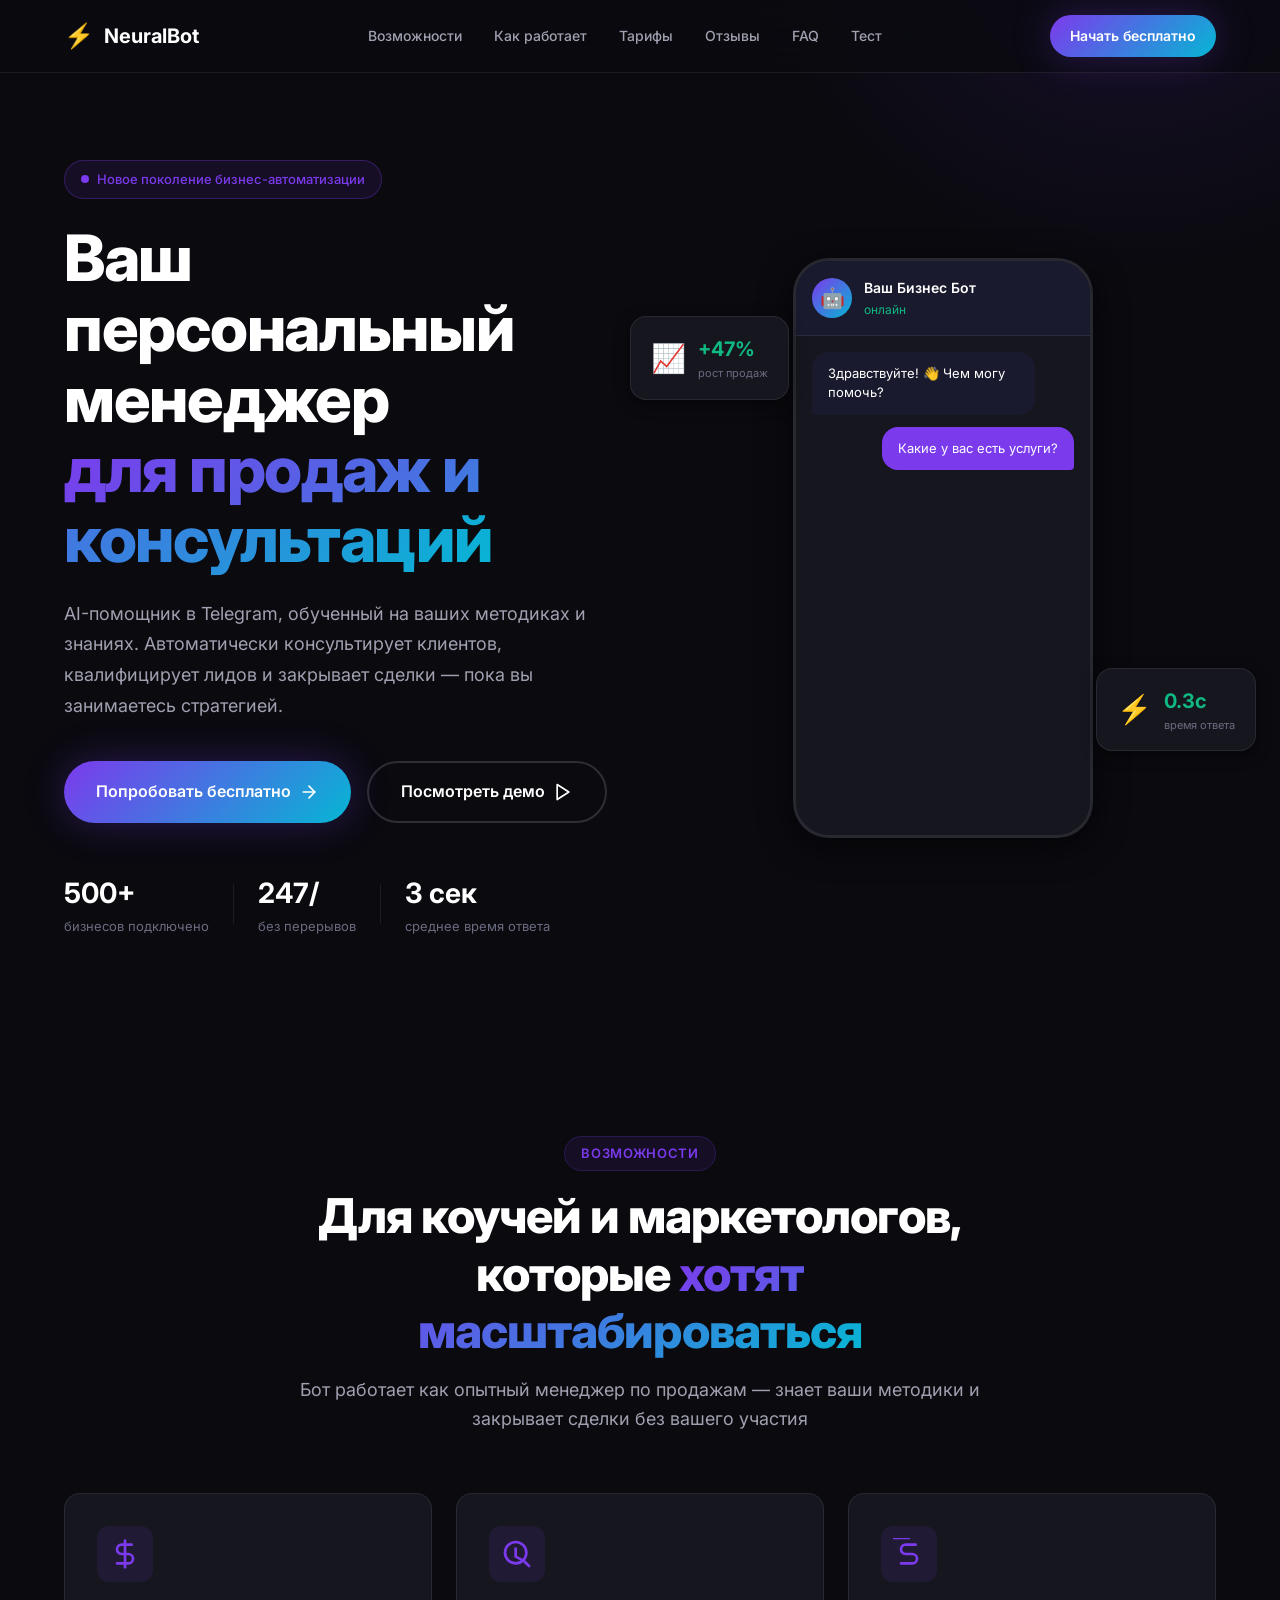
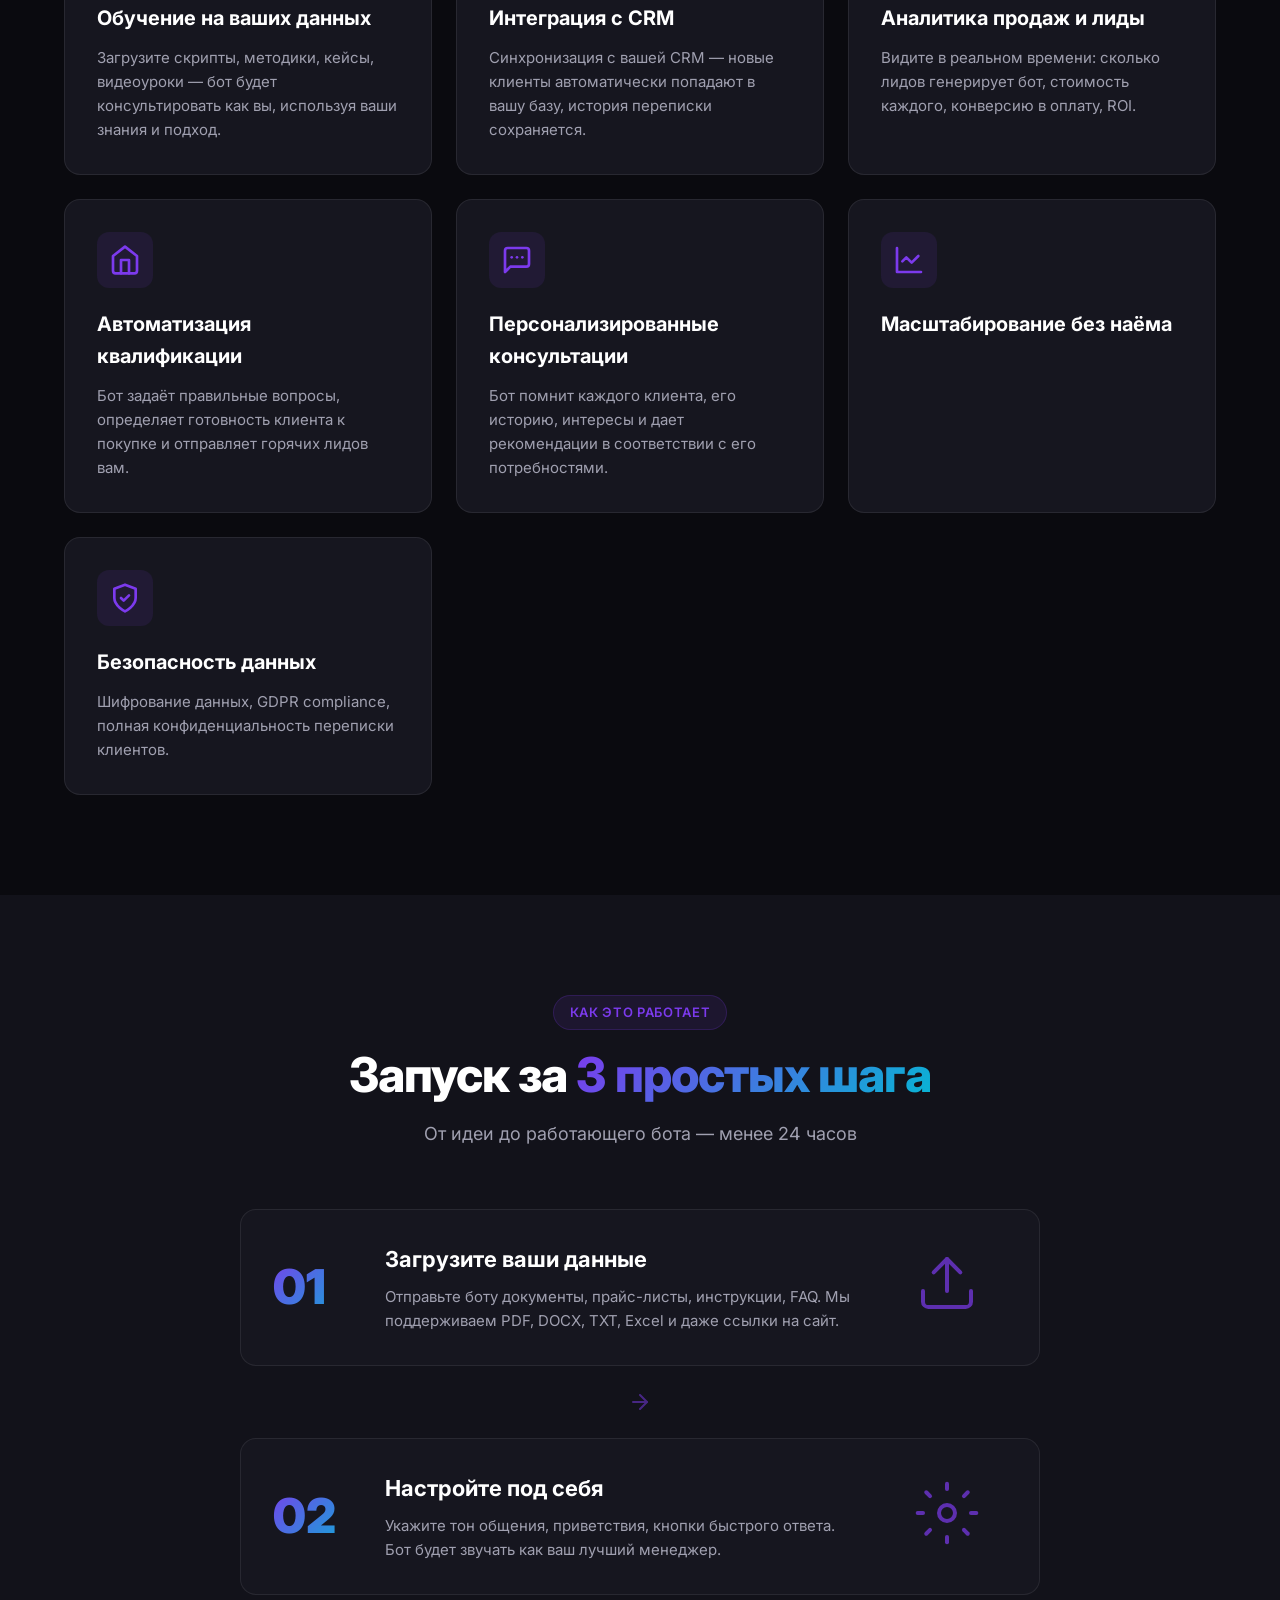
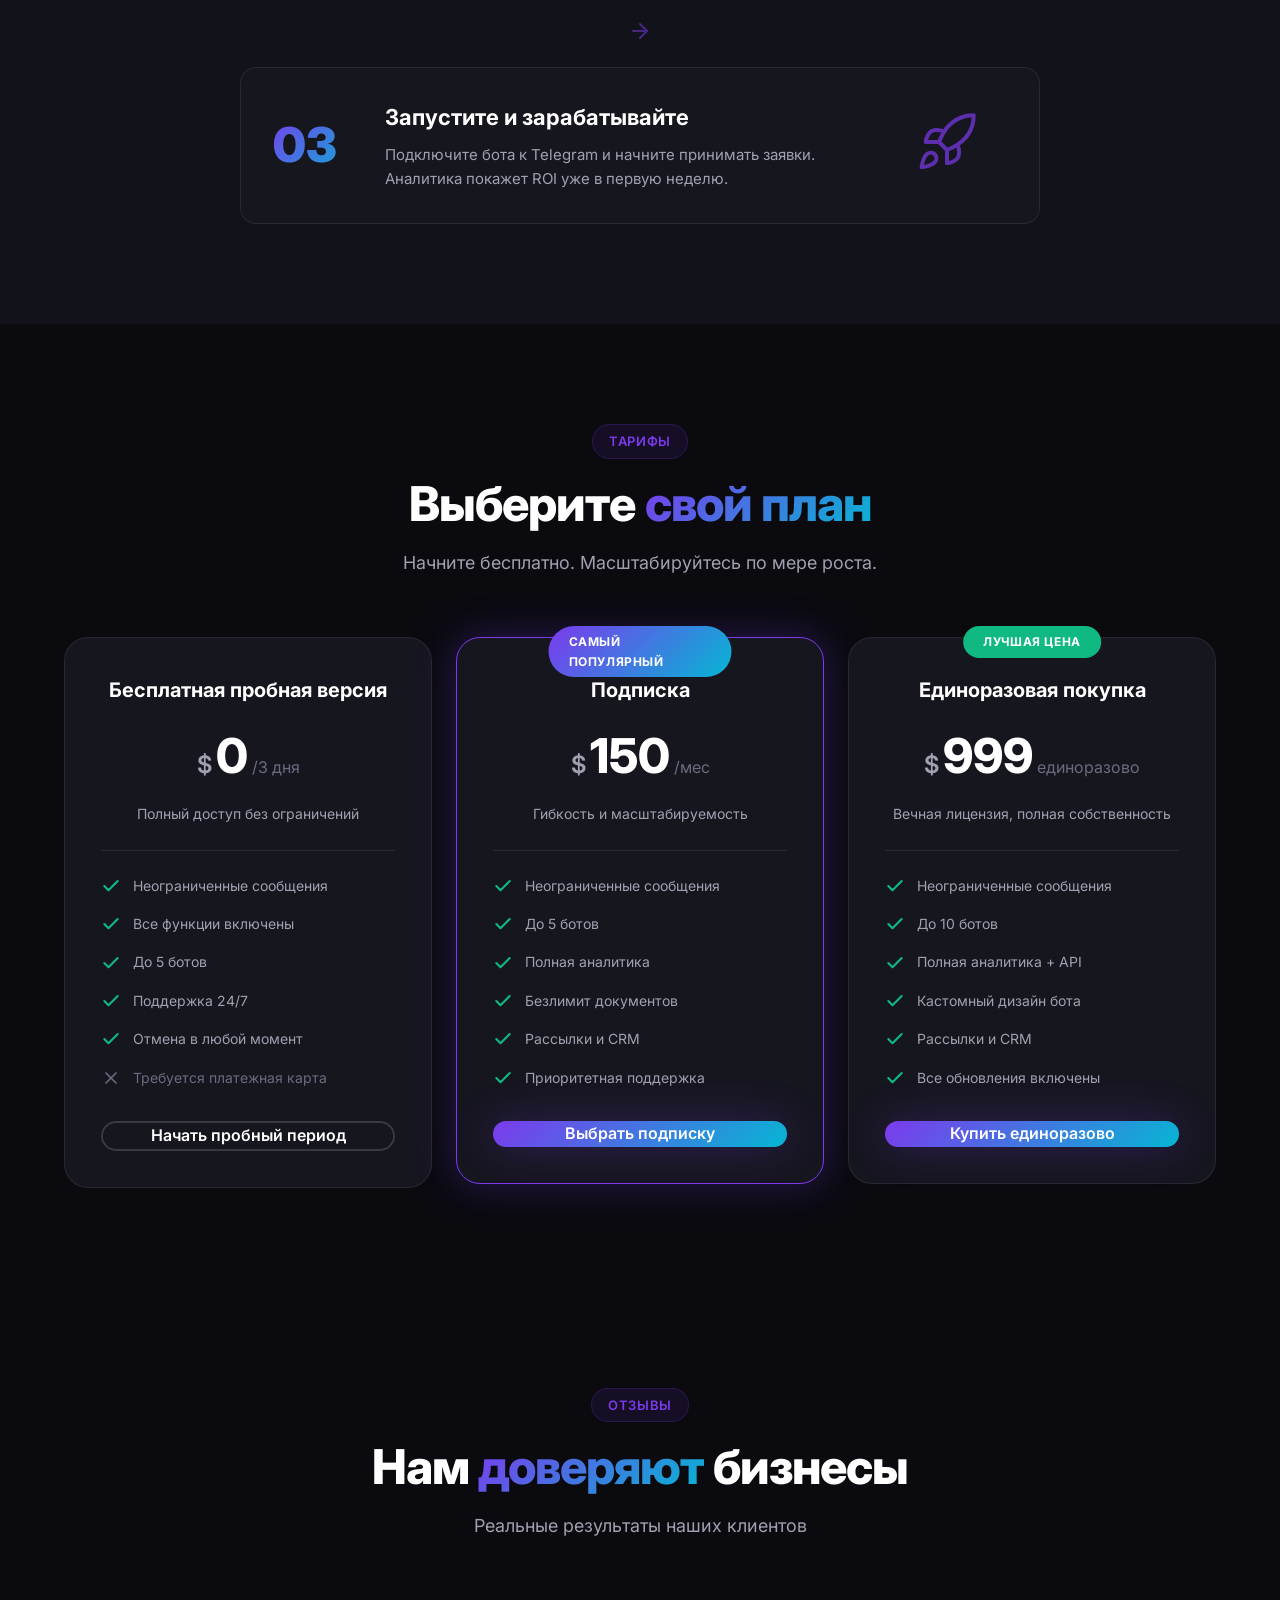
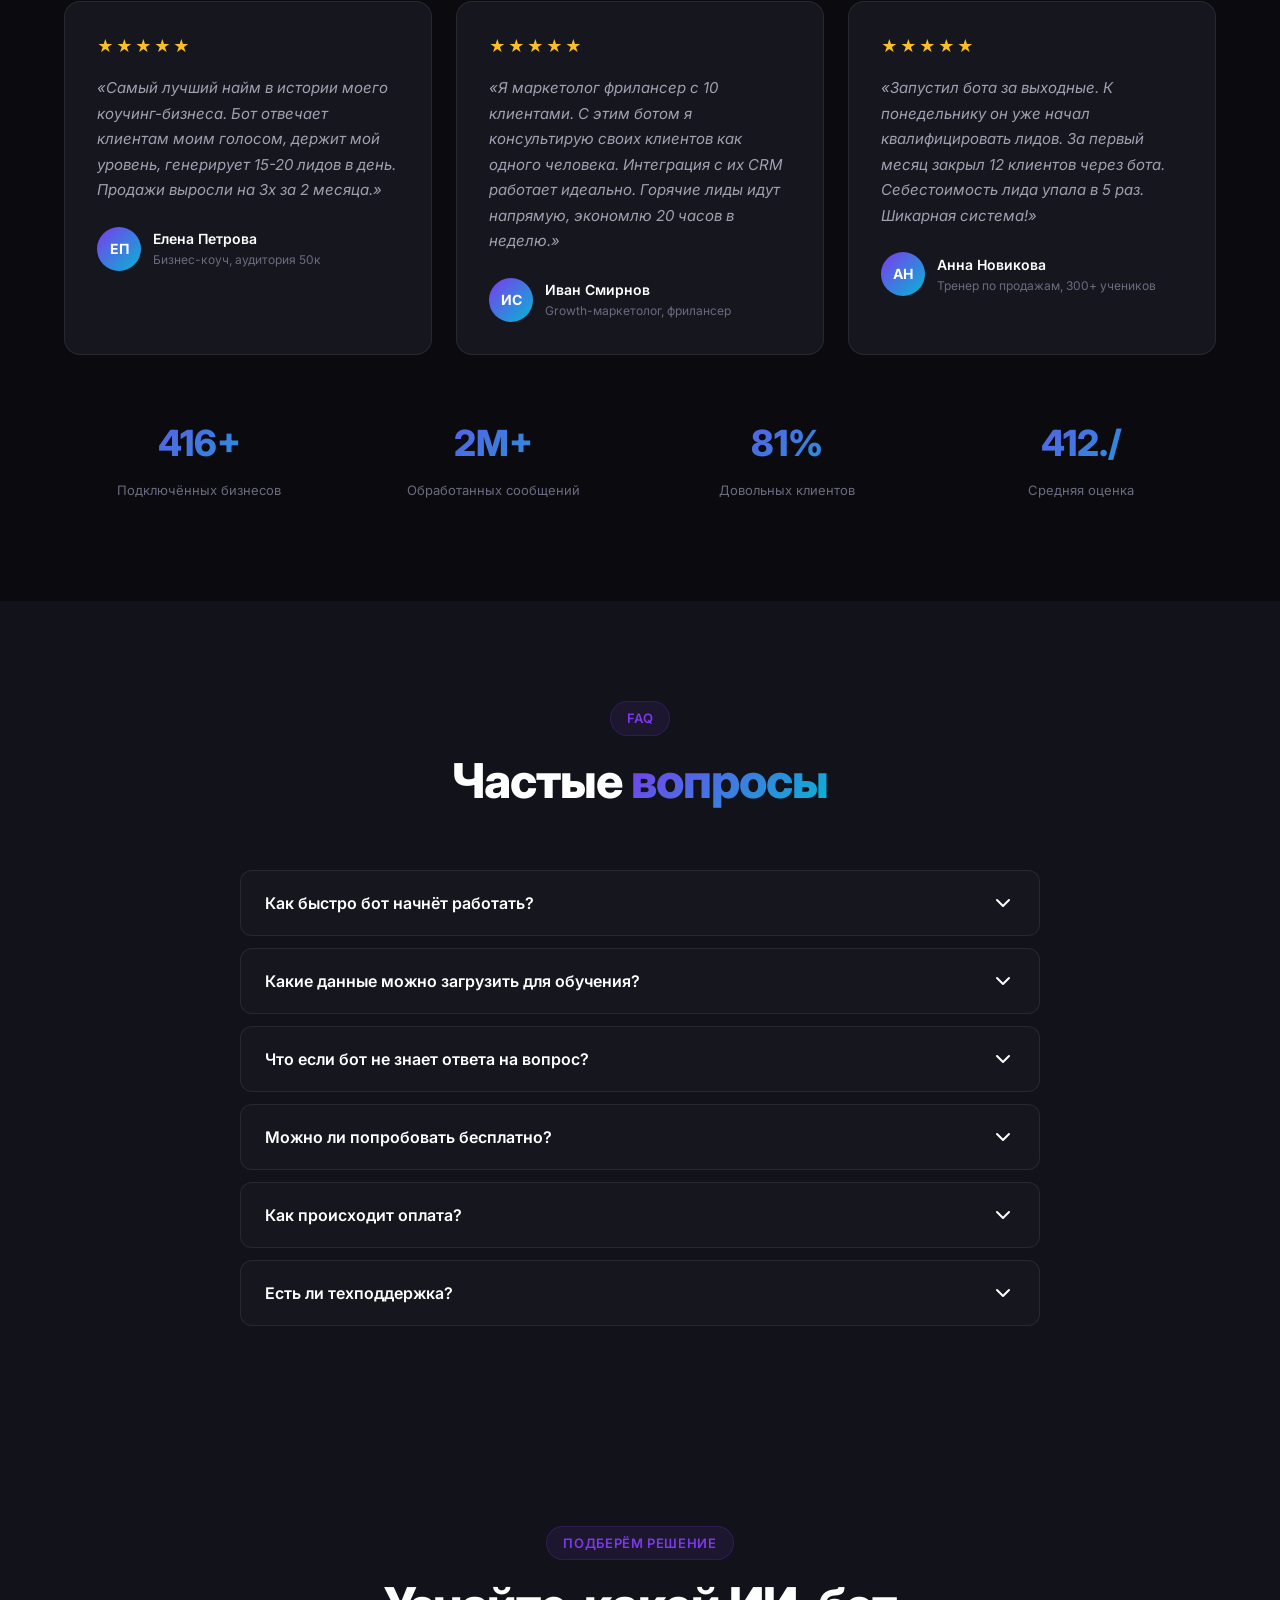
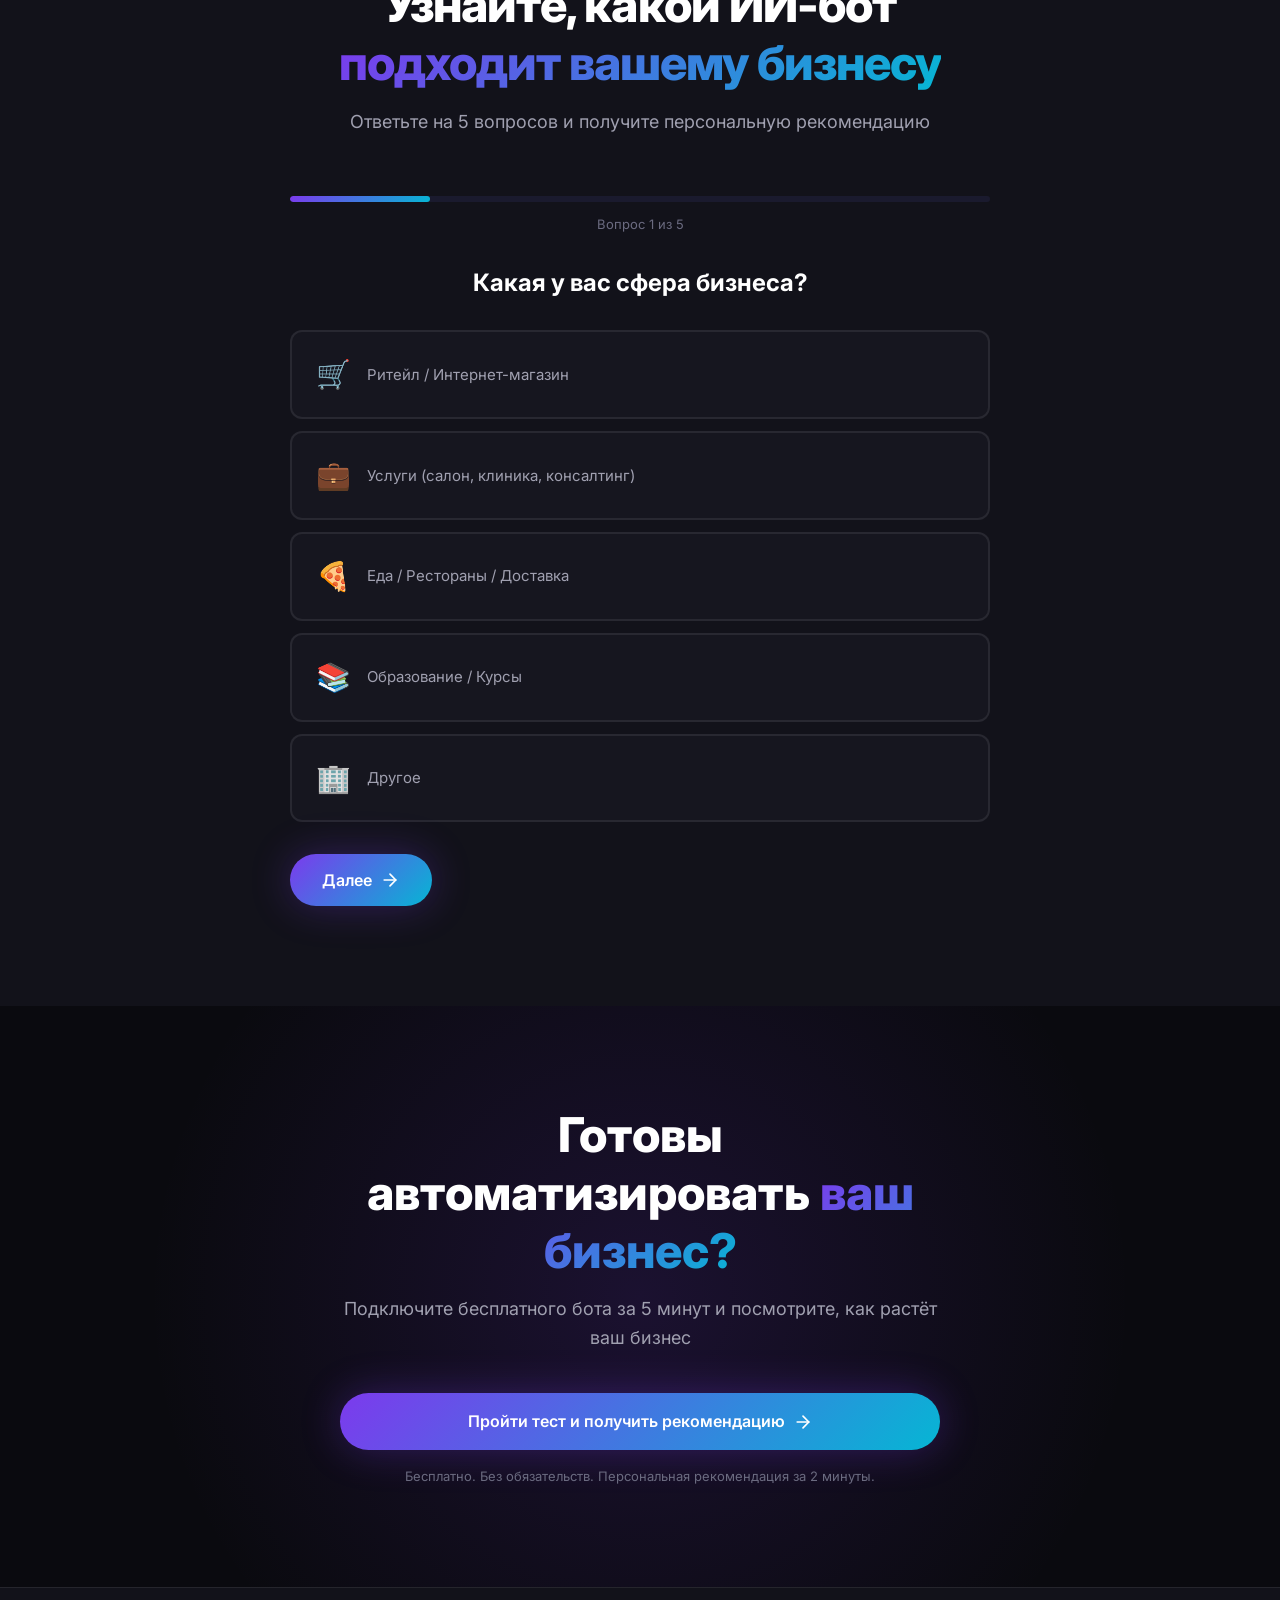
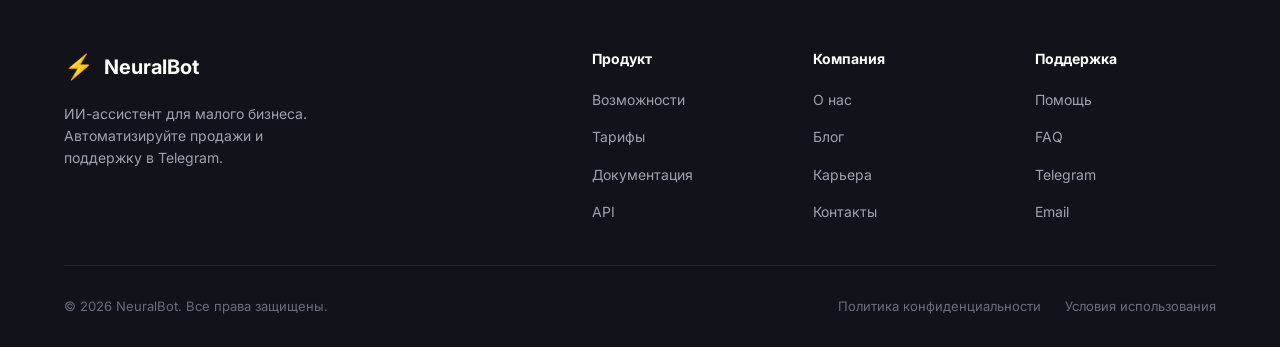
<file: index.html>
<!DOCTYPE html>
<html lang="ru">
<head>
    <meta charset="UTF-8">
    <meta name="viewport" content="width=device-width, initial-scale=1.0">
    <meta name="description" content="AI ассистент для вашего бизнеса — автоматизируйте продажи и поддержку клиентов в Telegram 24/7">
    <title>NeuralBot — ИИ-ассистент для малого бизнеса</title>
    <link rel="stylesheet" href="styles.css">
    <link rel="preconnect" href="https://fonts.googleapis.com">
    <link rel="preconnect" href="https://fonts.gstatic.com" crossorigin>
    <link href="https://fonts.googleapis.com/css2?family=Inter:wght@300;400;500;600;700;800;900&display=swap" rel="stylesheet">
</head>
<body>
    <!-- Navigation -->
    <nav class="navbar" id="navbar">
        <div class="container">
            <div class="nav-content">
                <a href="#" class="logo">
                    <span class="logo-icon">⚡</span>
                    <span class="logo-text">NeuralBot</span>
                </a>
                <ul class="nav-links">
                    <li><a href="#features">Возможности</a></li>
                    <li><a href="#how-it-works">Как работает</a></li>
                    <li><a href="#pricing">Тарифы</a></li>
                    <li><a href="#testimonials">Отзывы</a></li>
                    <li><a href="#faq">FAQ</a></li>
                    <li><a href="#quiz">Тест</a></li>
                </ul>
                <a href="#cta" class="btn btn-primary btn-sm">Начать бесплатно</a>
                <button class="mobile-menu-btn" id="mobileMenuBtn">
                    <span></span>
                    <span></span>
                    <span></span>
                </button>
            </div>
        </div>
    </nav>

    <!-- Mobile Menu -->
    <div class="mobile-menu" id="mobileMenu">
        <ul class="mobile-nav-links">
            <li><a href="#features" class="mobile-nav-link">Возможности</a></li>
            <li><a href="#how-it-works" class="mobile-nav-link">Как работает</a></li>
            <li><a href="#pricing" class="mobile-nav-link">Тарифы</a></li>
            <li><a href="#testimonials" class="mobile-nav-link">Отзывы</a></li>
            <li><a href="#faq" class="mobile-nav-link">FAQ</a></li>
            <li><a href="#quiz" class="mobile-nav-link">Тест</a></li>
            <li><a href="#cta" class="btn btn-primary">Начать бесплатно</a></li>
        </ul>
    </div>

    <!-- Hero Section -->
    <section class="hero" id="hero">
        <div class="hero-bg-gradient"></div>
        <div class="container">
            <div class="hero-content">
                <div class="hero-badge">
                    <span class="badge-dot"></span>
                    Новое поколение бизнес-автоматизации
                </div>
                <h1 class="hero-title">
                    Ваш персональный менеджер<br>
                    <span class="gradient-text">для продаж и консультаций</span>
                </h1>
                <p class="hero-subtitle">
                    AI-помощник в Telegram, обученный на ваших методиках и знаниях. Автоматически консультирует клиентов, квалифицирует лидов и закрывает сделки — пока вы занимаетесь стратегией.
                </p>
                <div class="hero-cta">
                    <a href="#cta" class="btn btn-primary btn-lg">
                        Попробовать бесплатно
                        <svg width="20" height="20" viewBox="0 0 24 24" fill="none" stroke="currentColor" stroke-width="2" stroke-linecap="round" stroke-linejoin="round"><path d="M5 12h14"/><path d="m12 5 7 7-7 7"/></svg>
                    </a>
                    <a href="#how-it-works" class="btn btn-outline btn-lg">
                        Посмотреть демо
                        <svg width="20" height="20" viewBox="0 0 24 24" fill="none" stroke="currentColor" stroke-width="2" stroke-linecap="round" stroke-linejoin="round"><polygon points="5 3 19 12 5 21 5 3"/></svg>
                    </a>
                </div>
                <div class="hero-stats">
                    <div class="stat-item">
                        <span class="stat-number">500+</span>
                        <span class="stat-label">бизнесов подключено</span>
                    </div>
                    <div class="stat-divider"></div>
                    <div class="stat-item">
                        <span class="stat-number">24/7</span>
                        <span class="stat-label">без перерывов</span>
                    </div>
                    <div class="stat-divider"></div>
                    <div class="stat-item">
                        <span class="stat-number">3 сек</span>
                        <span class="stat-label">среднее время ответа</span>
                    </div>
                </div>
            </div>
            <div class="hero-visual">
                <div class="phone-mockup">
                    <div class="phone-screen">
                        <div class="chat-header">
                            <div class="chat-avatar">🤖</div>
                            <div class="chat-info">
                                <span class="chat-name">Ваш Бизнес Бот</span>
                                <span class="chat-status">онлайн</span>
                            </div>
                        </div>
                        <div class="chat-messages">
                            <div class="message bot-message">
                                Здравствуйте! 👋 Чем могу помочь?
                            </div>
                            <div class="message user-message">
                                Какие у вас есть услуги?
                            </div>
                            <div class="message bot-message">
                                У нас 3 основных направления:<br>
                                ✅ Веб-разработка<br>
                                ✅ Мобильные приложения<br>
                                ✅ AI-интеграции<br><br>
                                Что вас интересует?
                            </div>
                            <div class="message user-message">
                                Хочу заказать сайт
                            </div>
                            <div class="message bot-message">
                                Отлично! 🎉 Оформляю заявку. 
                                Менеджер свяжется с вами в течение 5 минут!
                            </div>
                        </div>
                    </div>
                </div>
                <div class="floating-card card-1">
                    <span class="card-icon">📈</span>
                    <div class="card-text">
                        <span class="card-value">+47%</span>
                        <span class="card-label">рост продаж</span>
                    </div>
                </div>
                <div class="floating-card card-2">
                    <span class="card-icon">⚡</span>
                    <div class="card-text">
                        <span class="card-value">0.3с</span>
                        <span class="card-label">время ответа</span>
                    </div>
                </div>
            </div>
        </div>
    </section>

    <!-- Features Section -->
    <section class="features" id="features">
        <div class="container">
            <div class="section-header">
                <span class="section-badge">Возможности</span>
                <h2 class="section-title">Для коучей и маркетологов, которые <span class="gradient-text">хотят масштабироваться</span></h2>
                <p class="section-subtitle">
                    Бот работает как опытный менеджер по продажам — знает ваши методики и закрывает сделки без вашего участия
                </p>
            </div>
            <div class="features-grid">
                <div class="feature-card">
                    <div class="feature-icon">
                        <svg width="32" height="32" viewBox="0 0 24 24" fill="none" stroke="currentColor" stroke-width="2" stroke-linecap="round" stroke-linejoin="round"><path d="M12 2v20"/><path d="M17 5H9.5a3.5 3.5 0 0 0 0 7h5a3.5 3.5 0 0 1 0 7H6"/></svg>
                    </div>
                    <h3 class="feature-title">Обучение на ваших данных</h3>
                    <p class="feature-desc">
                        Загрузите скрипты, методики, кейсы, видеоуроки — бот будет консультировать как вы, используя ваши знания и подход.
                    </p>
                </div>
                <div class="feature-card">
                    <div class="feature-icon">
                        <svg width="32" height="32" viewBox="0 0 24 24" fill="none" stroke="currentColor" stroke-width="2" stroke-linecap="round" stroke-linejoin="round"><circle cx="11" cy="11" r="8"/><path d="m21 21-4.35-4.35"/><path d="M11 8v6l4 2"/></svg>
                    </div>
                    <h3 class="feature-title">Интеграция с CRM</h3>
                    <p class="feature-desc">
                        Синхронизация с вашей CRM — новые клиенты автоматически попадают в вашу базу, история переписки сохраняется.
                    </p>
                </div>
                <div class="feature-card">
                    <div class="feature-icon">
                        <svg width="32" height="32" viewBox="0 0 24 24" fill="none" stroke="currentColor" stroke-width="2" stroke-linecap="round" stroke-linejoin="round"><line x1="12" y1="2v20"/><path d="M17 5H9.5a3.5 3.5 0 0 0 0 7h5a3.5 3.5 0 0 1 0 7H6"/></svg>
                    </div>
                    <h3 class="feature-title">Аналитика продаж и лиды</h3>
                    <p class="feature-desc">
                        Видите в реальном времени: сколько лидов генерирует бот, стоимость каждого, конверсию в оплату, ROI.
                    </p>
                </div>
                <div class="feature-card">
                    <div class="feature-icon">
                        <svg width="32" height="32" viewBox="0 0 24 24" fill="none" stroke="currentColor" stroke-width="2" stroke-linecap="round" stroke-linejoin="round"><path d="M3 9l9-7 9 7v11a2 2 0 0 1-2 2H5a2 2 0 0 1-2-2z"/><polyline points="9 22 9 12 15 12 15 22"/></svg>
                    </div>
                    <h3 class="feature-title">Автоматизация квалификации</h3>
                    <p class="feature-desc">
                        Бот задаёт правильные вопросы, определяет готовность клиента к покупке и отправляет горячих лидов вам.
                    </p>
                </div>
                <div class="feature-card">
                    <div class="feature-icon">
                        <svg width="32" height="32" viewBox="0 0 24 24" fill="none" stroke="currentColor" stroke-width="2" stroke-linecap="round" stroke-linejoin="round"><path d="M21 15a2 2 0 0 1-2 2H7l-4 4V5a2 2 0 0 1 2-2h14a2 2 0 0 1 2 2z"/><path d="M8 10h.01"/><path d="M12 10h.01"/><path d="M16 10h.01"/></svg>
                    </div>
                    <h3 class="feature-title">Персонализированные консультации</h3>
                    <p class="feature-desc">
                        Бот помнит каждого клиента, его историю, интересы и дает рекомендации в соответствии с его потребностями.
                    </p>
                </div>
                <div class="feature-card">
                    <div class="feature-icon">
                        <svg width="32" height="32" viewBox="0 0 24 24" fill="none" stroke="currentColor" stroke-width="2" stroke-linecap="round" stroke-linejoin="round"><path d="M3 3v18h18"/><path d="m19 9-5 5-4-4-3 3"/></svg>
                    </div>
                    <h3 class="feature-title">Масштабирование без наёма</h3>
                    <p class="feature-desc"
                    </p>
                </div>
                <div class="feature-card">
                    <div class="feature-icon">
                        <svg width="32" height="32" viewBox="0 0 24 24" fill="none" stroke="currentColor" stroke-width="2" stroke-linecap="round" stroke-linejoin="round"><path d="M12 22s8-4 8-10V5l-8-3-8 3v7c0 6 8 10 8 10"/><path d="m9 12 2 2 4-4"/></svg>
                    </div>
                    <h3 class="feature-title">Безопасность данных</h3>
                    <p class="feature-desc">
                        Шифрование данных, GDPR compliance, полная конфиденциальность переписки клиентов.
                    </p>
                </div>
            </div>
        </div>
    </section>

    <!-- How It Works Section -->
    <section class="how-it-works" id="how-it-works">
        <div class="container">
            <div class="section-header">
                <span class="section-badge">Как это работает</span>
                <h2 class="section-title">Запуск за <span class="gradient-text">3 простых шага</span></h2>
                <p class="section-subtitle">
                    От идеи до работающего бота — менее 24 часов
                </p>
            </div>
            <div class="steps-container">
                <div class="step-card">
                    <div class="step-number">01</div>
                    <div class="step-content">
                        <h3 class="step-title">Загрузите ваши данные</h3>
                        <p class="step-desc">
                            Отправьте боту документы, прайс-листы, инструкции, FAQ. 
                            Мы поддерживаем PDF, DOCX, TXT, Excel и даже ссылки на сайт.
                        </p>
                    </div>
                    <div class="step-visual">
                        <div class="upload-animation">
                            <svg width="64" height="64" viewBox="0 0 24 24" fill="none" stroke="currentColor" stroke-width="1.5" stroke-linecap="round" stroke-linejoin="round"><path d="M21 15v4a2 2 0 0 1-2 2H5a2 2 0 0 1-2-2v-4"/><polyline points="17 8 12 3 7 8"/><line x1="12" x2="12" y1="3" y2="15"/></svg>
                        </div>
                    </div>
                </div>
                <div class="step-connector">
                    <svg width="24" height="24" viewBox="0 0 24 24" fill="none" stroke="currentColor" stroke-width="2" stroke-linecap="round" stroke-linejoin="round"><path d="M5 12h14"/><path d="m12 5 7 7-7 7"/></svg>
                </div>
                <div class="step-card">
                    <div class="step-number">02</div>
                    <div class="step-content">
                        <h3 class="step-title">Настройте под себя</h3>
                        <p class="step-desc">
                            Укажите тон общения, приветствия, кнопки быстрого ответа. 
                            Бот будет звучать как ваш лучший менеджер.
                        </p>
                    </div>
                    <div class="step-visual">
                        <div class="settings-animation">
                            <svg width="64" height="64" viewBox="0 0 24 24" fill="none" stroke="currentColor" stroke-width="1.5" stroke-linecap="round" stroke-linejoin="round"><circle cx="12" cy="12" r="3"/><path d="M12 1v2"/><path d="M12 21v2"/><path d="M4.22 4.22l1.42 1.42"/><path d="M18.36 18.36l1.42 1.42"/><path d="M1 12h2"/><path d="M21 12h2"/><path d="M4.22 19.78l1.42-1.42"/><path d="M18.36 5.64l1.42-1.42"/></svg>
                        </div>
                    </div>
                </div>
                <div class="step-connector">
                    <svg width="24" height="24" viewBox="0 0 24 24" fill="none" stroke="currentColor" stroke-width="2" stroke-linecap="round" stroke-linejoin="round"><path d="M5 12h14"/><path d="m12 5 7 7-7 7"/></svg>
                </div>
                <div class="step-card">
                    <div class="step-number">03</div>
                    <div class="step-content">
                        <h3 class="step-title">Запустите и зарабатывайте</h3>
                        <p class="step-desc">
                            Подключите бота к Telegram и начните принимать заявки. 
                            Аналитика покажет ROI уже в первую неделю.
                        </p>
                    </div>
                    <div class="step-visual">
                        <div class="launch-animation">
                            <svg width="64" height="64" viewBox="0 0 24 24" fill="none" stroke="currentColor" stroke-width="1.5" stroke-linecap="round" stroke-linejoin="round"><path d="M4.5 16.5c-1.5 1.26-2 5-2 5s3.74-.5 5-2c.71-.84.7-2.13-.09-2.91a2.18 2.18 0 0 0-2.91-.09z"/><path d="m12 15-3-3a22 22 0 0 1 2-3.95A12.88 12.88 0 0 1 22 2c0 2.72-.78 7.5-6 11a22.35 22.35 0 0 1-4 2z"/><path d="M9 12H4s.55-3.03 2-4c1.62-1.08 5 0 5 0"/><path d="M12 15v5s3.03-.55 4-2c1.08-1.62 0-5 0-5"/></svg>
                        </div>
                    </div>
                </div>
            </div>
        </div>
    </section>

    <!-- Pricing Section -->
    <section class="pricing" id="pricing">
        <div class="container">
            <div class="section-header">
                <span class="section-badge">Тарифы</span>
                <h2 class="section-title">Выберите <span class="gradient-text">свой план</span></h2>
                <p class="section-subtitle">
                    Начните бесплатно. Масштабируйтесь по мере роста.
                </p>
            </div>
            <div class="pricing-grid">
                <div class="pricing-card">
                    <div class="pricing-header">
                        <h3 class="plan-name">Бесплатная пробная версия</h3>
                        <div class="plan-price">
                            <span class="price-currency">$</span>
                            <span class="price-amount">0</span>
                            <span class="price-period">/3 дня</span>
                        </div>
                        <p class="plan-desc">Полный доступ без ограничений</p>
                    </div>
                    <ul class="plan-features">
                        <li>
                            <svg width="20" height="20" viewBox="0 0 24 24" fill="none" stroke="currentColor" stroke-width="2.5" stroke-linecap="round" stroke-linejoin="round"><path d="M20 6 9 17l-5-5"/></svg>
                            Неограниченные сообщения
                        </li>
                        <li>
                            <svg width="20" height="20" viewBox="0 0 24 24" fill="none" stroke="currentColor" stroke-width="2.5" stroke-linecap="round" stroke-linejoin="round"><path d="M20 6 9 17l-5-5"/></svg>
                            Все функции включены
                        </li>
                        <li>
                            <svg width="20" height="20" viewBox="0 0 24 24" fill="none" stroke="currentColor" stroke-width="2.5" stroke-linecap="round" stroke-linejoin="round"><path d="M20 6 9 17l-5-5"/></svg>
                            До 5 ботов
                        </li>
                        <li>
                            <svg width="20" height="20" viewBox="0 0 24 24" fill="none" stroke="currentColor" stroke-width="2.5" stroke-linecap="round" stroke-linejoin="round"><path d="M20 6 9 17l-5-5"/></svg>
                            Поддержка 24/7
                        </li>
                        <li>
                            <svg width="20" height="20" viewBox="0 0 24 24" fill="none" stroke="currentColor" stroke-width="2.5" stroke-linecap="round" stroke-linejoin="round"><path d="M20 6 9 17l-5-5"/></svg>
                            Отмена в любой момент
                        </li>
                        <li class="feature-disabled">
                            <svg width="20" height="20" viewBox="0 0 24 24" fill="none" stroke="currentColor" stroke-width="2" stroke-linecap="round" stroke-linejoin="round"><path d="M18 6 6 18"/><path d="m6 6 12 12"/></svg>
                            Требуется платежная карта
                        </li>
                    </ul>
                    <a href="#cta" class="btn btn-outline btn-block">Начать пробный период</a>
                </div>
                <div class="pricing-card popular">
                    <div class="popular-badge">Самый популярный</div>
                    <div class="pricing-header">
                        <h3 class="plan-name">Подписка</h3>
                        <div class="plan-price">
                            <span class="price-currency">$</span>
                            <span class="price-amount">150</span>
                            <span class="price-period">/мес</span>
                        </div>
                        <p class="plan-desc">Гибкость и масштабируемость</p>
                    </div>
                    <ul class="plan-features">
                        <li>
                            <svg width="20" height="20" viewBox="0 0 24 24" fill="none" stroke="currentColor" stroke-width="2.5" stroke-linecap="round" stroke-linejoin="round"><path d="M20 6 9 17l-5-5"/></svg>
                            Неограниченные сообщения
                        </li>
                        <li>
                            <svg width="20" height="20" viewBox="0 0 24 24" fill="none" stroke="currentColor" stroke-width="2.5" stroke-linecap="round" stroke-linejoin="round"><path d="M20 6 9 17l-5-5"/></svg>
                            До 5 ботов
                        </li>
                        <li>
                            <svg width="20" height="20" viewBox="0 0 24 24" fill="none" stroke="currentColor" stroke-width="2.5" stroke-linecap="round" stroke-linejoin="round"><path d="M20 6 9 17l-5-5"/></svg>
                            Полная аналитика
                        </li>
                        <li>
                            <svg width="20" height="20" viewBox="0 0 24 24" fill="none" stroke="currentColor" stroke-width="2.5" stroke-linecap="round" stroke-linejoin="round"><path d="M20 6 9 17l-5-5"/></svg>
                            Безлимит документов
                        </li>
                        <li>
                            <svg width="20" height="20" viewBox="0 0 24 24" fill="none" stroke="currentColor" stroke-width="2.5" stroke-linecap="round" stroke-linejoin="round"><path d="M20 6 9 17l-5-5"/></svg>
                            Рассылки и CRM
                        </li>
                        <li>
                            <svg width="20" height="20" viewBox="0 0 24 24" fill="none" stroke="currentColor" stroke-width="2.5" stroke-linecap="round" stroke-linejoin="round"><path d="M20 6 9 17l-5-5"/></svg>
                            Приоритетная поддержка
                        </li>
                    </ul>
                    <a href="#cta" class="btn btn-primary btn-block">Выбрать подписку</a>
                </div>
                <div class="pricing-card">
                    <div class="popular-badge" style="background: #10b981; color: white;">Лучшая цена</div>
                    <div class="pricing-header">
                        <h3 class="plan-name">Единоразовая покупка</h3>
                        <div class="plan-price">
                            <span class="price-currency">$</span>
                            <span class="price-amount">999</span>
                            <span class="price-period">единоразово</span>
                        </div>
                        <p class="plan-desc">Вечная лицензия, полная собственность</p>
                    </div>
                    <ul class="plan-features">
                        <li>
                            <svg width="20" height="20" viewBox="0 0 24 24" fill="none" stroke="currentColor" stroke-width="2.5" stroke-linecap="round" stroke-linejoin="round"><path d="M20 6 9 17l-5-5"/></svg>
                            Неограниченные сообщения
                        </li>
                        <li>
                            <svg width="20" height="20" viewBox="0 0 24 24" fill="none" stroke="currentColor" stroke-width="2.5" stroke-linecap="round" stroke-linejoin="round"><path d="M20 6 9 17l-5-5"/></svg>
                            До 10 ботов
                        </li>
                        <li>
                            <svg width="20" height="20" viewBox="0 0 24 24" fill="none" stroke="currentColor" stroke-width="2.5" stroke-linecap="round" stroke-linejoin="round"><path d="M20 6 9 17l-5-5"/></svg>
                            Полная аналитика + API
                        </li>
                        <li>
                            <svg width="20" height="20" viewBox="0 0 24 24" fill="none" stroke="currentColor" stroke-width="2.5" stroke-linecap="round" stroke-linejoin="round"><path d="M20 6 9 17l-5-5"/></svg>
                            Кастомный дизайн бота
                        </li>
                        <li>
                            <svg width="20" height="20" viewBox="0 0 24 24" fill="none" stroke="currentColor" stroke-width="2.5" stroke-linecap="round" stroke-linejoin="round"><path d="M20 6 9 17l-5-5"/></svg>
                            Рассылки и CRM
                        </li>
                        <li>
                            <svg width="20" height="20" viewBox="0 0 24 24" fill="none" stroke="currentColor" stroke-width="2.5" stroke-linecap="round" stroke-linejoin="round"><path d="M20 6 9 17l-5-5"/></svg>
                            Все обновления включены
                        </li>
                    </ul>
                    <a href="#cta" class="btn btn-primary btn-block">Купить единоразово</a>
                </div>
            </div>
        </div>
    </section>

    <!-- Testimonials Section -->
    <section class="testimonials" id="testimonials">
        <div class="container">
            <div class="section-header">
                <span class="section-badge">Отзывы</span>
                <h2 class="section-title">Нам <span class="gradient-text">доверяют</span> бизнесы</h2>
                <p class="section-subtitle">
                    Реальные результаты наших клиентов
                </p>
            </div>
            <div class="testimonials-grid">
                <div class="testimonial-card">
                    <div class="testimonial-rating">
                        ★★★★★
                    </div>
                    <p class="testimonial-text">
                        «Самый лучший найм в истории моего коучинг-бизнеса. Бот отвечает клиентам моим голосом, держит мой уровень,
                        генерирует 15-20 лидов в день. Продажи выросли на 3x за 2 месяца.»
                    </p>
                    <div class="testimonial-author">
                        <div class="author-avatar">ЕП</div>
                        <div class="author-info">
                            <span class="author-name">Елена Петрова</span>
                            <span class="author-role">Бизнес-коуч, аудитория 50к</span>
                        </div>
                    </div>
                </div>
                <div class="testimonial-card">
                    <div class="testimonial-rating">
                        ★★★★★
                    </div>
                    <p class="testimonial-text">
                        «Я маркетолог фрилансер с 10 клиентами. С этим ботом я консультирую своих клиентов как одного человека.
                        Интеграция с их CRM работает идеально. Горячие лиды идут напрямую, экономлю 20 часов в неделю.»
                    </p>
                    <div class="testimonial-author">
                        <div class="author-avatar">ИС</div>
                        <div class="author-info">
                            <span class="author-name">Иван Смирнов</span>
                            <span class="author-role">Growth-маркетолог, фрилансер</span>
                        </div>
                    </div>
                </div>
                <div class="testimonial-card">
                    <div class="testimonial-rating">
                        ★★★★★
                    </div>
                    <p class="testimonial-text">
                        «Запустил бота за выходные. К понедельнику он уже начал квалифицировать лидов. За первый месяц 
                        закрыл 12 клиентов через бота. Себестоимость лида упала в 5 раз. Шикарная система!»
                    </p>
                    <div class="testimonial-author">
                        <div class="author-avatar">АН</div>
                        <div class="author-info">
                            <span class="author-name">Анна Новикова</span>
                            <span class="author-role">Тренер по продажам, 300+ учеников</span>
                        </div>
                    </div>
                </div>
            </div>
            <div class="social-proof-stats">
                <div class="social-stat">
                    <span class="social-number gradient-text">500+</span>
                    <span class="social-label">Подключённых бизнесов</span>
                </div>
                <div class="social-stat">
                    <span class="social-number gradient-text">2M+</span>
                    <span class="social-label">Обработанных сообщений</span>
                </div>
                <div class="social-stat">
                    <span class="social-number gradient-text">98%</span>
                    <span class="social-label">Довольных клиентов</span>
                </div>
                <div class="social-stat">
                    <span class="social-number gradient-text">4.9/5</span>
                    <span class="social-label">Средняя оценка</span>
                </div>
            </div>
        </div>
    </section>

    <!-- FAQ Section -->
    <section class="faq" id="faq">
        <div class="container">
            <div class="section-header">
                <span class="section-badge">FAQ</span>
                <h2 class="section-title">Частые <span class="gradient-text">вопросы</span></h2>
            </div>
            <div class="faq-list">
                <div class="faq-item">
                    <button class="faq-question">
                        <span>Как быстро бот начнёт работать?</span>
                        <svg class="faq-icon" width="24" height="24" viewBox="0 0 24 24" fill="none" stroke="currentColor" stroke-width="2" stroke-linecap="round" stroke-linejoin="round"><path d="m6 9 6 6 6-6"/></svg>
                    </button>
                    <div class="faq-answer">
                        <p>Запуск бота занимает от 2 до 24 часов. Вы загружаете данные, настраиваете параметры — и бот готов. 
                        На тарифе «Премиум» мы помогаем с настройкой персонально.</p>
                    </div>
                </div>
                <div class="faq-item">
                    <button class="faq-question">
                        <span>Какие данные можно загрузить для обучения?</span>
                        <svg class="faq-icon" width="24" height="24" viewBox="0 0 24 24" fill="none" stroke="currentColor" stroke-width="2" stroke-linecap="round" stroke-linejoin="round"><path d="m6 9 6 6 6-6"/></svg>
                    </button>
                    <div class="faq-answer">
                        <p>Практически любые: PDF, DOCX, TXT, Excel, презентации, ссылки на ваш сайт или базу знаний. 
                        Бот проанализирует всё и будет использовать эти знания при общении с клиентами.</p>
                    </div>
                </div>
                <div class="faq-item">
                    <button class="faq-question">
                        <span>Что если бот не знает ответа на вопрос?</span>
                        <svg class="faq-icon" width="24" height="24" viewBox="0 0 24 24" fill="none" stroke="currentColor" stroke-width="2" stroke-linecap="round" stroke-linejoin="round"><path d="m6 9 6 6 6-6"/></svg>
                    </button>
                    <div class="faq-answer">
                        <p>Бот честно скажет, что не знает, и предложит связаться с менеджером. При этом он запомнит ответ 
                        и в следующий раз ответит сам. Чем больше общается — тем умнее становится.</p>
                    </div>
                </div>
                <div class="faq-item">
                    <button class="faq-question">
                        <span>Можно ли попробовать бесплатно?</span>
                        <svg class="faq-icon" width="24" height="24" viewBox="0 0 24 24" fill="none" stroke="currentColor" stroke-width="2" stroke-linecap="round" stroke-linejoin="round"><path d="m6 9 6 6 6-6"/></svg>
                    </button>
                    <div class="faq-answer">
                        <p>Да! Тариф «Старт» полностью бесплатный и навсегда. Вы получите 100 сообщений в месяц и базовую 
                        аналитику. Этого хватит, чтобы оценить эффективность бота.</p>
                    </div>
                </div>
                <div class="faq-item">
                    <button class="faq-question">
                        <span>Как происходит оплата?</span>
                        <svg class="faq-icon" width="24" height="24" viewBox="0 0 24 24" fill="none" stroke="currentColor" stroke-width="2" stroke-linecap="round" stroke-linejoin="round"><path d="m6 9 6 6 6-6"/></svg>
                    </button>
                    <div class="faq-answer">
                        <p>Принимаем карты, банковские переводы и оплату по счёту для юрлиц. Подписка продлевается автоматически, 
                        но вы можете отменить в любой момент без штрафов.</p>
                    </div>
                </div>
                <div class="faq-item">
                    <button class="faq-question">
                        <span>Есть ли техподдержка?</span>
                        <svg class="faq-icon" width="24" height="24" viewBox="0 0 24 24" fill="none" stroke="currentColor" stroke-width="2" stroke-linecap="round" stroke-linejoin="round"><path d="m6 9 6 6 6-6"/></svg>
                    </button>
                    <div class="faq-answer">
                        <p>Да, у нас есть чат поддержки и база знаний. На тарифах «Бизнес» и «Премиум» — приоритетная поддержка 
                        с временем ответа до 1 часа. На «Премиум» — персональный менеджер.</p>
                    </div>
                </div>
            </div>
        </div>
    </section>

    <!-- Quiz Section -->
    <section class="quiz-section" id="quiz">
        <div class="container">
            <div class="section-header">
                <span class="section-badge">Подберём решение</span>
                <h2 class="section-title">Узнайте, какой ИИ-бот <span class="gradient-text">подходит вашему бизнесу</span></h2>
                <p class="section-subtitle">
                    Ответьте на 5 вопросов и получите персональную рекомендацию
                </p>
            </div>
            <div class="quiz-container" id="quizContainer">
                <!-- Quiz progress -->
                <div class="quiz-progress">
                    <div class="progress-bar">
                        <div class="progress-fill" id="progressFill" style="width: 20%"></div>
                    </div>
                    <span class="progress-text" id="progressText">Вопрос 1 из 5</span>
                </div>

                <!-- Question 1: Business Type -->
                <div class="quiz-step active" data-step="1">
                    <h3 class="quiz-question">Какая у вас сфера бизнеса?</h3>
                    <div class="quiz-options" data-question="businessType">
                        <label class="quiz-option">
                            <input type="radio" name="businessType" value="retail" hidden>
                            <span class="option-icon">🛒</span>
                            <span class="option-text">Ритейл / Интернет-магазин</span>
                        </label>
                        <label class="quiz-option">
                            <input type="radio" name="businessType" value="services" hidden>
                            <span class="option-icon">💼</span>
                            <span class="option-text">Услуги (салон, клиника, консалтинг)</span>
                        </label>
                        <label class="quiz-option">
                            <input type="radio" name="businessType" value="food" hidden>
                            <span class="option-icon">🍕</span>
                            <span class="option-text">Еда / Рестораны / Доставка</span>
                        </label>
                        <label class="quiz-option">
                            <input type="radio" name="businessType" value="education" hidden>
                            <span class="option-icon">📚</span>
                            <span class="option-text">Образование / Курсы</span>
                        </label>
                        <label class="quiz-option">
                            <input type="radio" name="businessType" value="other" hidden>
                            <span class="option-icon">🏢</span>
                            <span class="option-text">Другое</span>
                        </label>
                    </div>
                </div>

                <!-- Question 2: Team Size -->
                <div class="quiz-step" data-step="2">
                    <h3 class="quiz-question">Сколько человек обрабатывают заявки сейчас?</h3>
                    <div class="quiz-options" data-question="teamSize">
                        <label class="quiz-option">
                            <input type="radio" name="teamSize" value="solo" hidden>
                            <span class="option-icon">👤</span>
                            <span class="option-text">Только я</span>
                        </label>
                        <label class="quiz-option">
                            <input type="radio" name="teamSize" value="small" hidden>
                            <span class="option-icon">👥</span>
                            <span class="option-text">2-5 человек</span>
                        </label>
                        <label class="quiz-option">
                            <input type="radio" name="teamSize" value="medium" hidden>
                            <span class="option-icon">👨‍💼</span>
                            <span class="option-text">6-15 человек</span>
                        </label>
                        <label class="quiz-option">
                            <input type="radio" name="teamSize" value="large" hidden>
                            <span class="option-icon">🏢</span>
                            <span class="option-text">Более 15 человек</span>
                        </label>
                    </div>
                </div>

                <!-- Question 3: Pain Point -->
                <div class="quiz-step" data-step="3">
                    <h3 class="quiz-question">Что для вас самая большая проблема?</h3>
                    <div class="quiz-options" data-question="painPoint">
                        <label class="quiz-option">
                            <input type="radio" name="painPoint" value="missed" hidden>
                            <span class="option-icon">😰</span>
                            <span class="option-text">Теряем клиентов — не успеваем отвечать</span>
                        </label>
                        <label class="quiz-option">
                            <input type="radio" name="painPoint" value="repeat" hidden>
                            <span class="option-icon">🔄</span>
                            <span class="option-text">Одни и те же вопросы по 100 раз</span>
                        </label>
                        <label class="quiz-option">
                            <input type="radio" name="painPoint" value="night" hidden>
                            <span class="option-icon">🌙</span>
                            <span class="option-text">Ночью никто не отвечает клиентам</span>
                        </label>
                        <label class="quiz-option">
                            <input type="radio" name="painPoint" value="scale" hidden>
                            <span class="option-icon">📈</span>
                            <span class="option-text">Хочу масштабировать бизнес без найма</span>
                        </label>
                    </div>
                </div>

                <!-- Question 4: Messages Volume -->
                <div class="quiz-step" data-step="4">
                    <h3 class="quiz-question">Сколько сообщений в день получаете от клиентов?</h3>
                    <div class="quiz-options" data-question="messagesVolume">
                        <label class="quiz-option">
                            <input type="radio" name="messagesVolume" value="low" hidden>
                            <span class="option-icon">💬</span>
                            <span class="option-text">До 20 сообщений</span>
                        </label>
                        <label class="quiz-option">
                            <input type="radio" name="messagesVolume" value="medium" hidden>
                            <span class="option-icon">💬💬</span>
                            <span class="option-text">20-50 сообщений</span>
                        </label>
                        <label class="quiz-option">
                            <input type="radio" name="messagesVolume" value="high" hidden>
                            <span class="option-icon">💬💬💬</span>
                            <span class="option-text">50-100 сообщений</span>
                        </label>
                        <label class="quiz-option">
                            <input type="radio" name="messagesVolume" value="very-high" hidden>
                            <span class="option-icon">🔥</span>
                            <span class="option-text">Более 100 сообщений</span>
                        </label>
                    </div>
                </div>

                <!-- Question 5: Budget -->
                <div class="quiz-step" data-step="5">
                    <h3 class="quiz-question">Какой бюджет готовы выделить на автоматизацию?</h3>
                    <div class="quiz-options" data-question="budget">
                        <label class="quiz-option">
                            <input type="radio" name="budget" value="free" hidden>
                            <span class="option-icon">🆓</span>
                            <span class="option-text">Хочу попробовать бесплатно</span>
                        </label>
                        <label class="quiz-option">
                            <input type="radio" name="budget" value="low" hidden>
                            <span class="option-icon">💰</span>
                            <span class="option-text">До 3,000₽/мес</span>
                        </label>
                        <label class="quiz-option">
                            <input type="radio" name="budget" value="medium" hidden>
                            <span class="option-icon">💰💰</span>
                            <span class="option-text">3,000-8,000₽/мес</span>
                        </label>
                        <label class="quiz-option">
                            <input type="radio" name="budget" value="high" hidden>
                            <span class="option-icon">💰💰💰</span>
                            <span class="option-text">Более 8,000₽/мес — нужен максимум</span>
                        </label>
                    </div>
                </div>

                <!-- Navigation -->
                <div class="quiz-nav">
                    <button class="btn btn-outline btn-lg" id="quizPrev" style="display: none;">
                        <svg width="20" height="20" viewBox="0 0 24 24" fill="none" stroke="currentColor" stroke-width="2" stroke-linecap="round" stroke-linejoin="round"><path d="m15 18-6-6 6-6"/></svg>
                        Назад
                    </button>
                    <button class="btn btn-primary btn-lg" id="quizNext">
                        Далее
                        <svg width="20" height="20" viewBox="0 0 24 24" fill="none" stroke="currentColor" stroke-width="2" stroke-linecap="round" stroke-linejoin="round"><path d="M5 12h14"/><path d="m12 5 7 7-7 7"/></svg>
                    </button>
                </div>

                <!-- Contact Form (shown after quiz) -->
                <div class="quiz-result" id="quizResult" style="display: none;">
                    <div class="result-card">
                        <div class="result-icon">🎯</div>
                        <h3 class="result-title">Отлично! Мы подобрали решение</h3>
                        <p class="result-desc">Оставьте контакты и получите персональную рекомендацию с расчётом ROI</p>
                        <form class="quiz-form" id="quizForm">
                            <div class="form-group">
                                <input type="text" name="name" id="quizName" placeholder="Ваше имя" required>
                            </div>
                            <div class="form-group">
                                <input type="tel" name="phone" id="quizPhone" placeholder="Телефон или @username в Telegram" required>
                            </div>
                            <div class="form-group">
                                <input type="email" name="email" id="quizEmail" placeholder="Email" required>
                            </div>
                            <div class="form-group">
                                <input type="text" name="business" id="quizBusiness" placeholder="Название компании или сайта">
                            </div>
                            <button type="submit" class="btn btn-primary btn-lg btn-block" id="quizSubmitBtn">
                                Получить рекомендацию
                                <svg width="20" height="20" viewBox="0 0 24 24" fill="none" stroke="currentColor" stroke-width="2" stroke-linecap="round" stroke-linejoin="round"><path d="M5 12h14"/><path d="m12 5 7 7-7 7"/></svg>
                            </button>
                        </form>
                        <p class="cta-note">
                            Бесплатно. Без обязательств. Ответим в течение 30 минут.
                        </p>
                    </div>
                </div>

                <!-- Success Message -->
                <div class="quiz-success" id="quizSuccess" style="display: none;">
                    <div class="success-icon">✅</div>
                    <h3>Заявка отправлена!</h3>
                    <p>Мы подготовим персональную рекомендацию и свяжемся с вами в течение 30 минут в рабочее время.</p>
                </div>
            </div>
        </div>
    </section>

    <!-- CTA Section -->
    <section class="cta-section" id="cta">
        <div class="container">
            <div class="cta-content">
                <h2 class="cta-title">Готовы автоматизировать <span class="gradient-text">ваш бизнес?</span></h2>
                <p class="cta-subtitle">
                    Подключите бесплатного бота за 5 минут и посмотрите, как растёт ваш бизнес
                </p>
                <a href="#quiz" class="btn btn-primary btn-lg btn-block">
                    Пройти тест и получить рекомендацию
                    <svg width="20" height="20" viewBox="0 0 24 24" fill="none" stroke="currentColor" stroke-width="2" stroke-linecap="round" stroke-linejoin="round"><path d="M5 12h14"/><path d="m12 5 7 7-7 7"/></svg>
                </a>
                <p class="cta-note" style="margin-top: 16px;">
                    Бесплатно. Без обязательств. Персональная рекомендация за 2 минуты.
                </p>
            </div>
        </div>
    </section>

    <!-- Footer -->
    <footer class="footer">
        <div class="container">
            <div class="footer-content">
                <div class="footer-brand">
                    <a href="#" class="logo">
                        <span class="logo-icon">⚡</span>
                        <span class="logo-text">NeuralBot</span>
                    </a>
                    <p>ИИ-ассистент для малого бизнеса. Автоматизируйте продажи и поддержку в Telegram.</p>
                </div>
                <div class="footer-links">
                    <div class="footer-column">
                        <h4>Продукт</h4>
                        <ul>
                            <li><a href="#features">Возможности</a></li>
                            <li><a href="#pricing">Тарифы</a></li>
                            <li><a href="#">Документация</a></li>
                            <li><a href="#">API</a></li>
                        </ul>
                    </div>
                    <div class="footer-column">
                        <h4>Компания</h4>
                        <ul>
                            <li><a href="#">О нас</a></li>
                            <li><a href="#">Блог</a></li>
                            <li><a href="#">Карьера</a></li>
                            <li><a href="#">Контакты</a></li>
                        </ul>
                    </div>
                    <div class="footer-column">
                        <h4>Поддержка</h4>
                        <ul>
                            <li><a href="#">Помощь</a></li>
                            <li><a href="#faq">FAQ</a></li>
                            <li><a href="#">Telegram</a></li>
                            <li><a href="#">Email</a></li>
                        </ul>
                    </div>
                </div>
            </div>
            <div class="footer-bottom">
                <p>&copy; 2026 NeuralBot. Все права защищены.</p>
                <div class="footer-bottom-links">
                    <a href="#">Политика конфиденциальности</a>
                    <a href="#">Условия использования</a>
                </div>
            </div>
        </div>
    </footer>

    <script src="script.js"></script>
</body>
</html>
</file>
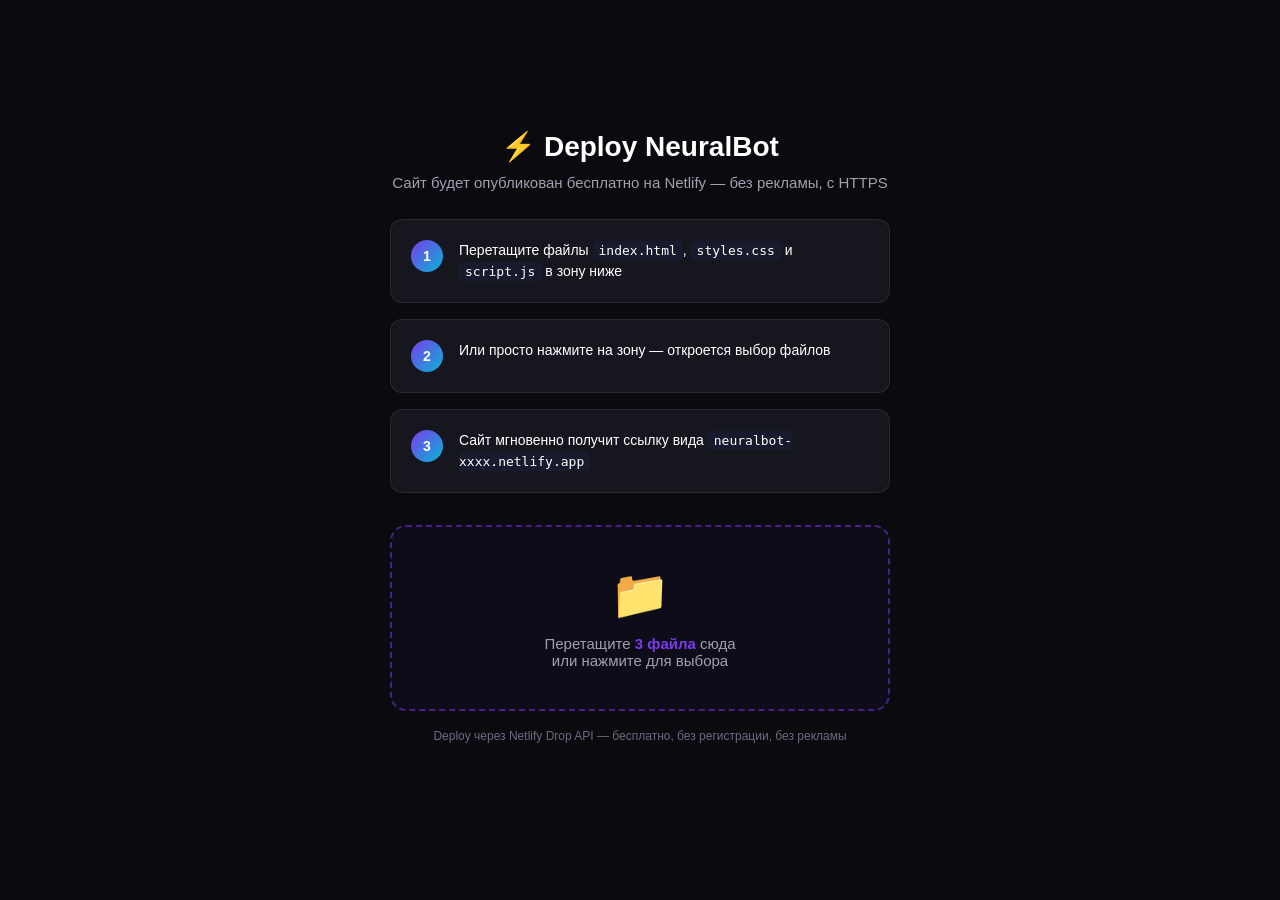
<file: deploy.html>
<!DOCTYPE html>
<html lang="ru">
<head>
    <meta charset="UTF-8">
    <meta name="viewport" content="width=device-width, initial-scale=1.0">
    <title>Deploy NeuralBot Landing</title>
    <style>
        * { margin: 0; padding: 0; box-sizing: border-box; }
        body {
            font-family: -apple-system, BlinkMacSystemFont, 'Segoe UI', sans-serif;
            background: #0a0a0f;
            color: #fff;
            min-height: 100vh;
            display: flex;
            align-items: center;
            justify-content: center;
            padding: 20px;
        }
        .container {
            max-width: 500px;
            width: 100%;
        }
        h1 {
            font-size: 28px;
            margin-bottom: 8px;
            text-align: center;
        }
        p {
            color: #a0a0b0;
            font-size: 15px;
            line-height: 1.6;
            margin-bottom: 24px;
            text-align: center;
        }
        .steps {
            display: flex;
            flex-direction: column;
            gap: 16px;
            margin-bottom: 32px;
        }
        .step {
            display: flex;
            gap: 16px;
            align-items: flex-start;
            background: #16161f;
            border: 1px solid rgba(255,255,255,0.08);
            border-radius: 12px;
            padding: 20px;
        }
        .step-num {
            width: 32px;
            height: 32px;
            min-width: 32px;
            background: linear-gradient(135deg, #7c3aed, #06b6d4);
            border-radius: 50%;
            display: flex;
            align-items: center;
            justify-content: center;
            font-weight: 700;
            font-size: 14px;
        }
        .step-text { font-size: 14px; line-height: 1.5; }
        .step-text a { color: #7c3aed; text-decoration: underline; }
        .step-text code {
            background: #1a1a2e;
            padding: 2px 6px;
            border-radius: 4px;
            font-size: 13px;
        }
        .drop-zone {
            border: 2px dashed rgba(124, 58, 237, 0.5);
            border-radius: 16px;
            padding: 40px 24px;
            text-align: center;
            cursor: pointer;
            transition: all 0.3s;
            background: rgba(124, 58, 237, 0.05);
        }
        .drop-zone:hover, .drop-zone.dragover {
            border-color: #7c3aed;
            background: rgba(124, 58, 237, 0.1);
        }
        .drop-zone-icon { font-size: 48px; margin-bottom: 12px; }
        .drop-zone-text { font-size: 15px; color: #a0a0b0; }
        .drop-zone-text strong { color: #7c3aed; }
        .note {
            margin-top: 16px;
            font-size: 12px;
            color: #6b6b80;
            text-align: center;
        }
        .result {
            display: none;
            margin-top: 24px;
            padding: 20px;
            background: rgba(16, 185, 129, 0.1);
            border: 1px solid rgba(16, 185, 129, 0.3);
            border-radius: 12px;
            text-align: center;
        }
        .result a {
            color: #10b981;
            font-weight: 600;
            font-size: 16px;
            word-break: break-all;
        }
    </style>
</head>
<body>
    <div class="container">
        <h1>⚡ Deploy NeuralBot</h1>
        <p>Сайт будет опубликован бесплатно на Netlify — без рекламы, с HTTPS</p>

        <div class="steps">
            <div class="step">
                <div class="step-num">1</div>
                <div class="step-text">
                    Перетащите файлы <code>index.html</code>, <code>styles.css</code> и <code>script.js</code> в зону ниже
                </div>
            </div>
            <div class="step">
                <div class="step-num">2</div>
                <div class="step-text">
                    Или просто нажмите на зону — откроется выбор файлов
                </div>
            </div>
            <div class="step">
                <div class="step-num">3</div>
                <div class="step-text">
                    Сайт мгновенно получит ссылку вида <code>neuralbot-xxxx.netlify.app</code>
                </div>
            </div>
        </div>

        <div class="drop-zone" id="dropZone">
            <div class="drop-zone-icon">📁</div>
            <div class="drop-zone-text">
                Перетащите <strong>3 файла</strong> сюда<br>
                или нажмите для выбора
            </div>
            <input type="file" id="fileInput" multiple accept=".html,.css,.js" style="display:none">
        </div>

        <div class="result" id="result">
            ✅ Сайт опубликован!<br><br>
            <a id="deployUrl" href="#" target="_blank"></a>
        </div>

        <p class="note">
            Deploy через Netlify Drop API — бесплатно, без регистрации, без рекламы
        </p>
    </div>

    <script>
        const dropZone = document.getElementById('dropZone');
        const fileInput = document.getElementById('fileInput');
        const result = document.getElementById('result');
        const deployUrl = document.getElementById('deployUrl');

        // Click to select
        dropZone.addEventListener('click', () => fileInput.click());

        // Drag & drop
        dropZone.addEventListener('dragover', (e) => {
            e.preventDefault();
            dropZone.classList.add('dragover');
        });

        dropZone.addEventListener('dragleave', () => {
            dropZone.classList.remove('dragover');
        });

        dropZone.addEventListener('drop', async (e) => {
            e.preventDefault();
            dropZone.classList.remove('dragover');
            const files = e.dataTransfer.files;
            await deploy(files);
        });

        fileInput.addEventListener('change', async () => {
            await deploy(fileInput.files);
        });

        async function deploy(files) {
            const requiredFiles = ['index.html', 'styles.css', 'script.js'];
            const fileNames = Array.from(files).map(f => f.name);
            
            const missing = requiredFiles.filter(f => !fileNames.includes(f));
            if (missing.length > 0) {
                alert(`Не хватает файлов: ${missing.join(', ')}`);
                return;
            }

            dropZone.innerHTML = `
                <div style="padding: 20px;">
                    <div style="font-size: 32px; animation: spin 1s linear infinite; display: inline-block;">⚙️</div>
                    <p style="margin-top: 12px; color: #a0a0b0;">Деплоим...</p>
                </div>
            `;

            const style = document.createElement('style');
            style.textContent = '@keyframes spin { to { transform: rotate(360deg) } }';
            document.head.appendChild(style);

            try {
                const formData = new FormData();
                for (const file of files) {
                    if (requiredFiles.includes(file.name)) {
                        formData.append('files', file, file.name);
                    }
                }

                const response = await fetch('https://api.netlify.com/api/v1/sites', {
                    method: 'POST',
                    body: formData
                });

                // Netlify Drop returns a 401 if not authenticated via the drag-drop flow
                // We need to use the special deploy endpoint
                const deployResponse = await fetch('https://api.netlify.com/api/v1/drop', {
                    method: 'POST',
                    body: formData
                });

                if (!deployResponse.ok) {
                    throw new Error(`HTTP ${deployResponse.status}`);
                }

                const data = await deployResponse.json();
                
                result.style.display = 'block';
                deployUrl.href = data.url || `https://${data.id}.netlify.app`;
                deployUrl.textContent = data.url || `https://${data.id}.netlify.app`;
                
                dropZone.innerHTML = `
                    <div style="padding: 20px;">
                        <div style="font-size: 32px;">✅</div>
                        <p style="margin-top: 12px; color: #10b981; font-weight: 600;">Задеплоено!</p>
                    </div>
                `;
            } catch (error) {
                console.error('Deploy error:', error);
                
                // Fallback: open Netlify Drop in browser
                dropZone.innerHTML = `
                    <div style="padding: 20px;">
                        <p style="color: #a0a0b0; margin-bottom: 16px;">
                            API требует авторизации. Самый простой способ — перетащить файлы в браузере:
                        </p>
                        <a href="https://app.netlify.com/drop" target="_blank" 
                           style="display: inline-block; padding: 12px 24px; background: linear-gradient(135deg, #7c3aed, #06b6d4); 
                                  color: white; border-radius: 8px; font-weight: 600;">
                            Открыть Netlify Drop →
                        </a>
                        <p style="margin-top: 12px; font-size: 12px; color: #6b6b80;">
                            Просто перетащите 3 файла на страницу — сайт будет готов за 5 секунд
                        </p>
                    </div>
                `;
            }
        }
    </script>
</body>
</html>
</file>
<file: styles.css>
/* ===== CSS VARIABLES ===== */
:root {
    --bg-primary: #0a0a0f;
    --bg-secondary: #12121a;
    --bg-tertiary: #1a1a2e;
    --bg-card: #16161f;
    --bg-card-hover: #1e1e2a;
    
    --text-primary: #ffffff;
    --text-secondary: #a0a0b0;
    --text-muted: #6b6b80;
    
    --accent-primary: #7c3aed;
    --accent-secondary: #06b6d4;
    --accent-gradient: linear-gradient(135deg, #7c3aed 0%, #06b6d4 100%);
    --accent-glow: rgba(124, 58, 237, 0.4);
    
    --success: #10b981;
    --warning: #f59e0b;
    --error: #ef4444;
    
    --border-color: rgba(255, 255, 255, 0.08);
    --border-hover: rgba(255, 255, 255, 0.15);
    
    --radius-sm: 8px;
    --radius-md: 12px;
    --radius-lg: 16px;
    --radius-xl: 24px;
    --radius-full: 9999px;
    
    --shadow-sm: 0 2px 8px rgba(0, 0, 0, 0.3);
    --shadow-md: 0 4px 16px rgba(0, 0, 0, 0.4);
    --shadow-lg: 0 8px 32px rgba(0, 0, 0, 0.5);
    --shadow-glow: 0 0 40px rgba(124, 58, 237, 0.3);
    
    --transition-fast: 0.15s ease;
    --transition-base: 0.3s ease;
    --transition-slow: 0.5s ease;
}

/* ===== RESET & BASE ===== */
*, *::before, *::after {
    margin: 0;
    padding: 0;
    box-sizing: border-box;
}

html {
    scroll-behavior: smooth;
    scroll-padding-top: 80px;
}

body {
    font-family: 'Inter', -apple-system, BlinkMacSystemFont, sans-serif;
    background: var(--bg-primary);
    color: var(--text-primary);
    line-height: 1.6;
    overflow-x: hidden;
    -webkit-font-smoothing: antialiased;
    -moz-osx-font-smoothing: grayscale;
}

.container {
    max-width: 1200px;
    margin: 0 auto;
    padding: 0 24px;
}

a {
    text-decoration: none;
    color: inherit;
    transition: color var(--transition-base);
}

ul {
    list-style: none;
}

img {
    max-width: 100%;
    display: block;
}

/* ===== GRADIENT TEXT ===== */
.gradient-text {
    background: var(--accent-gradient);
    -webkit-background-clip: text;
    -webkit-text-fill-color: transparent;
    background-clip: text;
}

/* ===== BUTTONS ===== */
.btn {
    display: inline-flex;
    align-items: center;
    justify-content: center;
    gap: 8px;
    font-family: inherit;
    font-weight: 600;
    border: none;
    cursor: pointer;
    transition: all var(--transition-base);
    border-radius: var(--radius-full);
    white-space: nowrap;
}

.btn-primary {
    background: var(--accent-gradient);
    color: white;
    box-shadow: var(--shadow-glow);
}

.btn-primary:hover {
    transform: translateY(-2px);
    box-shadow: 0 0 60px rgba(124, 58, 237, 0.5);
}

.btn-outline {
    background: transparent;
    color: var(--text-primary);
    border: 2px solid var(--border-hover);
}

.btn-outline:hover {
    border-color: var(--accent-primary);
    background: rgba(124, 58, 237, 0.1);
}

.btn-sm {
    padding: 10px 20px;
    font-size: 14px;
}

.btn-lg {
    padding: 16px 32px;
    font-size: 16px;
}

.btn-block {
    width: 100%;
}

/* ===== NAVBAR ===== */
.navbar {
    position: fixed;
    top: 0;
    left: 0;
    right: 0;
    z-index: 1000;
    background: rgba(10, 10, 15, 0.8);
    backdrop-filter: blur(20px);
    border-bottom: 1px solid var(--border-color);
    transition: all var(--transition-base);
}

.navbar.scrolled {
    background: rgba(10, 10, 15, 0.95);
    box-shadow: var(--shadow-md);
}

.nav-content {
    display: flex;
    align-items: center;
    justify-content: space-between;
    height: 72px;
}

.logo {
    display: flex;
    align-items: center;
    gap: 10px;
    font-size: 20px;
    font-weight: 700;
}

.logo-icon {
    font-size: 24px;
}

.nav-links {
    display: flex;
    gap: 32px;
}

.nav-links a {
    font-size: 14px;
    font-weight: 500;
    color: var(--text-secondary);
    transition: color var(--transition-base);
}

.nav-links a:hover {
    color: var(--text-primary);
}

.mobile-menu-btn {
    display: none;
    flex-direction: column;
    gap: 5px;
    background: none;
    border: none;
    cursor: pointer;
    padding: 8px;
}

.mobile-menu-btn span {
    display: block;
    width: 24px;
    height: 2px;
    background: var(--text-primary);
    transition: all var(--transition-base);
}

/* ===== MOBILE MENU ===== */
.mobile-menu {
    display: none;
    position: fixed;
    top: 72px;
    left: 0;
    right: 0;
    background: var(--bg-secondary);
    border-bottom: 1px solid var(--border-color);
    padding: 24px;
    z-index: 999;
    transform: translateY(-100%);
    opacity: 0;
    transition: all var(--transition-base);
}

.mobile-menu.active {
    transform: translateY(0);
    opacity: 1;
}

.mobile-nav-links {
    display: flex;
    flex-direction: column;
    gap: 16px;
}

.mobile-nav-link {
    font-size: 18px;
    font-weight: 500;
    padding: 8px 0;
}

/* ===== HERO SECTION ===== */
.hero {
    position: relative;
    padding: 160px 0 100px;
    overflow: hidden;
}

.hero-bg-gradient {
    position: absolute;
    top: -50%;
    right: -20%;
    width: 800px;
    height: 800px;
    background: radial-gradient(circle, rgba(124, 58, 237, 0.15) 0%, transparent 70%);
    pointer-events: none;
}

.hero .container {
    display: grid;
    grid-template-columns: 1fr 1fr;
    gap: 60px;
    align-items: center;
}

.hero-badge {
    display: inline-flex;
    align-items: center;
    gap: 8px;
    padding: 8px 16px;
    background: rgba(124, 58, 237, 0.1);
    border: 1px solid rgba(124, 58, 237, 0.3);
    border-radius: var(--radius-full);
    font-size: 13px;
    font-weight: 500;
    color: var(--accent-primary);
    margin-bottom: 24px;
}

.badge-dot {
    width: 8px;
    height: 8px;
    background: var(--accent-primary);
    border-radius: 50%;
    animation: pulse 2s infinite;
}

@keyframes pulse {
    0%, 100% { opacity: 1; transform: scale(1); }
    50% { opacity: 0.5; transform: scale(1.2); }
}

.hero-title {
    font-size: clamp(40px, 5vw, 64px);
    font-weight: 800;
    line-height: 1.1;
    margin-bottom: 24px;
    letter-spacing: -0.02em;
}

.hero-subtitle {
    font-size: 18px;
    color: var(--text-secondary);
    line-height: 1.7;
    margin-bottom: 40px;
    max-width: 540px;
}

.hero-cta {
    display: flex;
    gap: 16px;
    flex-wrap: wrap;
    margin-bottom: 48px;
}

.hero-stats {
    display: flex;
    align-items: center;
    gap: 24px;
}

.stat-item {
    display: flex;
    flex-direction: column;
}

.stat-number {
    font-size: 28px;
    font-weight: 700;
    color: var(--text-primary);
}

.stat-label {
    font-size: 13px;
    color: var(--text-muted);
}

.stat-divider {
    width: 1px;
    height: 40px;
    background: var(--border-color);
}

/* ===== HERO VISUAL ===== */
.hero-visual {
    position: relative;
    display: flex;
    justify-content: center;
}

.phone-mockup {
    width: 300px;
    height: 580px;
    background: var(--bg-card);
    border-radius: 36px;
    border: 3px solid var(--border-color);
    box-shadow: var(--shadow-lg);
    overflow: hidden;
    position: relative;
}

.phone-screen {
    height: 100%;
    display: flex;
    flex-direction: column;
}

.chat-header {
    display: flex;
    align-items: center;
    gap: 12px;
    padding: 16px;
    background: var(--bg-tertiary);
    border-bottom: 1px solid var(--border-color);
}

.chat-avatar {
    width: 40px;
    height: 40px;
    background: var(--accent-gradient);
    border-radius: 50%;
    display: flex;
    align-items: center;
    justify-content: center;
    font-size: 20px;
}

.chat-info {
    display: flex;
    flex-direction: column;
}

.chat-name {
    font-size: 14px;
    font-weight: 600;
}

.chat-status {
    font-size: 12px;
    color: var(--success);
}

.chat-messages {
    flex: 1;
    padding: 16px;
    display: flex;
    flex-direction: column;
    gap: 12px;
    overflow-y: auto;
}

.message {
    max-width: 85%;
    padding: 12px 16px;
    border-radius: 16px;
    font-size: 13px;
    line-height: 1.5;
}

.bot-message {
    background: var(--bg-tertiary);
    border-bottom-left-radius: 4px;
    align-self: flex-start;
}

.user-message {
    background: var(--accent-primary);
    border-bottom-right-radius: 4px;
    align-self: flex-end;
}

/* ===== FLOATING CARDS ===== */
.floating-card {
    position: absolute;
    display: flex;
    align-items: center;
    gap: 12px;
    padding: 16px 20px;
    background: var(--bg-card);
    border: 1px solid var(--border-color);
    border-radius: var(--radius-lg);
    box-shadow: var(--shadow-md);
    animation: float 3s ease-in-out infinite;
}

.card-1 {
    top: 10%;
    left: -40px;
    animation-delay: 0s;
}

.card-2 {
    bottom: 15%;
    right: -40px;
    animation-delay: 1.5s;
}

@keyframes float {
    0%, 100% { transform: translateY(0); }
    50% { transform: translateY(-10px); }
}

.card-icon {
    font-size: 28px;
}

.card-text {
    display: flex;
    flex-direction: column;
}

.card-value {
    font-size: 20px;
    font-weight: 700;
    color: var(--success);
}

.card-label {
    font-size: 11px;
    color: var(--text-muted);
}

/* ===== SECTION STYLES ===== */
section {
    padding: 100px 0;
}

.section-header {
    text-align: center;
    max-width: 700px;
    margin: 0 auto 60px;
}

.section-badge {
    display: inline-block;
    padding: 6px 16px;
    background: rgba(124, 58, 237, 0.1);
    border: 1px solid rgba(124, 58, 237, 0.2);
    border-radius: var(--radius-full);
    font-size: 13px;
    font-weight: 600;
    color: var(--accent-primary);
    text-transform: uppercase;
    letter-spacing: 0.05em;
    margin-bottom: 16px;
}

.section-title {
    font-size: clamp(32px, 4vw, 48px);
    font-weight: 800;
    line-height: 1.2;
    margin-bottom: 16px;
    letter-spacing: -0.02em;
}

.section-subtitle {
    font-size: 18px;
    color: var(--text-secondary);
    line-height: 1.6;
}

/* ===== FEATURES GRID ===== */
.features-grid {
    display: grid;
    grid-template-columns: repeat(3, 1fr);
    gap: 24px;
}

.feature-card {
    padding: 32px;
    background: var(--bg-card);
    border: 1px solid var(--border-color);
    border-radius: var(--radius-lg);
    transition: all var(--transition-base);
}

.feature-card:hover {
    background: var(--bg-card-hover);
    border-color: var(--border-hover);
    transform: translateY(-4px);
    box-shadow: var(--shadow-md);
}

.feature-icon {
    width: 56px;
    height: 56px;
    display: flex;
    align-items: center;
    justify-content: center;
    background: rgba(124, 58, 237, 0.1);
    border-radius: var(--radius-md);
    margin-bottom: 20px;
    color: var(--accent-primary);
}

.feature-title {
    font-size: 20px;
    font-weight: 700;
    margin-bottom: 12px;
}

.feature-desc {
    font-size: 15px;
    color: var(--text-secondary);
    line-height: 1.6;
}

/* ===== HOW IT WORKS ===== */
.how-it-works {
    background: var(--bg-secondary);
}

.steps-container {
    display: flex;
    flex-direction: column;
    align-items: center;
    gap: 24px;
}

.step-card {
    display: grid;
    grid-template-columns: 80px 1fr 120px;
    gap: 32px;
    align-items: center;
    width: 100%;
    max-width: 800px;
    padding: 32px;
    background: var(--bg-card);
    border: 1px solid var(--border-color);
    border-radius: var(--radius-lg);
}

.step-number {
    font-size: 48px;
    font-weight: 900;
    background: var(--accent-gradient);
    -webkit-background-clip: text;
    -webkit-text-fill-color: transparent;
    background-clip: text;
}

.step-title {
    font-size: 22px;
    font-weight: 700;
    margin-bottom: 8px;
}

.step-desc {
    font-size: 15px;
    color: var(--text-secondary);
    line-height: 1.6;
}

.step-visual {
    display: flex;
    justify-content: center;
}

.step-visual svg {
    color: var(--accent-primary);
    opacity: 0.7;
}

.step-connector {
    display: flex;
    justify-content: center;
    color: var(--accent-primary);
    opacity: 0.5;
}

/* ===== PRICING ===== */
.pricing-grid {
    display: grid;
    grid-template-columns: repeat(3, 1fr);
    gap: 24px;
    align-items: start;
}

.pricing-card {
    position: relative;
    padding: 36px;
    background: var(--bg-card);
    border: 1px solid var(--border-color);
    border-radius: var(--radius-xl);
    transition: all var(--transition-base);
}

.pricing-card:hover {
    transform: translateY(-8px);
    box-shadow: var(--shadow-lg);
}

.pricing-card.popular {
    border-color: var(--accent-primary);
    box-shadow: var(--shadow-glow);
}

.popular-badge {
    position: absolute;
    top: -12px;
    left: 50%;
    transform: translateX(-50%);
    padding: 6px 20px;
    background: var(--accent-gradient);
    border-radius: var(--radius-full);
    font-size: 12px;
    font-weight: 700;
    text-transform: uppercase;
    letter-spacing: 0.05em;
}

.pricing-header {
    text-align: center;
    margin-bottom: 24px;
    padding-bottom: 24px;
    border-bottom: 1px solid var(--border-color);
}

.plan-name {
    font-size: 20px;
    font-weight: 700;
    margin-bottom: 12px;
}

.plan-price {
    display: flex;
    align-items: baseline;
    justify-content: center;
    gap: 4px;
    margin-bottom: 8px;
}

.price-currency {
    font-size: 24px;
    font-weight: 600;
    color: var(--text-secondary);
}

.price-amount {
    font-size: 48px;
    font-weight: 800;
}

.price-period {
    font-size: 16px;
    color: var(--text-muted);
}

.plan-desc {
    font-size: 14px;
    color: var(--text-secondary);
}

.plan-features {
    display: flex;
    flex-direction: column;
    gap: 16px;
    margin-bottom: 32px;
}

.plan-features li {
    display: flex;
    align-items: center;
    gap: 12px;
    font-size: 14px;
    color: var(--text-secondary);
}

.plan-features li svg {
    color: var(--success);
    flex-shrink: 0;
}

.plan-features li.feature-disabled {
    color: var(--text-muted);
}

.plan-features li.feature-disabled svg {
    color: var(--text-muted);
}

/* ===== TESTIMONIALS ===== */
.testimonials-grid {
    display: grid;
    grid-template-columns: repeat(3, 1fr);
    gap: 24px;
    margin-bottom: 60px;
}

.testimonial-card {
    padding: 32px;
    background: var(--bg-card);
    border: 1px solid var(--border-color);
    border-radius: var(--radius-lg);
    transition: all var(--transition-base);
}

.testimonial-card:hover {
    border-color: var(--border-hover);
    transform: translateY(-4px);
}

.testimonial-rating {
    color: #fbbf24;
    font-size: 16px;
    margin-bottom: 16px;
    letter-spacing: 2px;
}

.testimonial-text {
    font-size: 15px;
    color: var(--text-secondary);
    line-height: 1.7;
    margin-bottom: 24px;
    font-style: italic;
}

.testimonial-author {
    display: flex;
    align-items: center;
    gap: 12px;
}

.author-avatar {
    width: 44px;
    height: 44px;
    background: var(--accent-gradient);
    border-radius: 50%;
    display: flex;
    align-items: center;
    justify-content: center;
    font-size: 14px;
    font-weight: 700;
}

.author-info {
    display: flex;
    flex-direction: column;
}

.author-name {
    font-size: 14px;
    font-weight: 600;
}

.author-role {
    font-size: 12px;
    color: var(--text-muted);
}

.social-proof-stats {
    display: grid;
    grid-template-columns: repeat(4, 1fr);
    gap: 24px;
    text-align: center;
}

.social-stat {
    display: flex;
    flex-direction: column;
    gap: 8px;
}

.social-number {
    font-size: 36px;
    font-weight: 800;
}

.social-label {
    font-size: 13px;
    color: var(--text-muted);
}

/* ===== FAQ ===== */
.faq {
    background: var(--bg-secondary);
}

.faq-list {
    max-width: 800px;
    margin: 0 auto;
    display: flex;
    flex-direction: column;
    gap: 12px;
}

.faq-item {
    background: var(--bg-card);
    border: 1px solid var(--border-color);
    border-radius: var(--radius-md);
    overflow: hidden;
    transition: all var(--transition-base);
}

.faq-item:hover {
    border-color: var(--border-hover);
}

.faq-question {
    width: 100%;
    display: flex;
    align-items: center;
    justify-content: space-between;
    padding: 20px 24px;
    background: none;
    border: none;
    color: var(--text-primary);
    font-size: 16px;
    font-weight: 600;
    cursor: pointer;
    text-align: left;
    font-family: inherit;
}

.faq-question:hover {
    color: var(--accent-primary);
}

.faq-icon {
    transition: transform var(--transition-base);
    flex-shrink: 0;
}

.faq-item.active .faq-icon {
    transform: rotate(180deg);
}

.faq-answer {
    max-height: 0;
    overflow: hidden;
    transition: max-height var(--transition-slow);
}

.faq-item.active .faq-answer {
    max-height: 300px;
}

.faq-answer p {
    padding: 0 24px 20px;
    font-size: 15px;
    color: var(--text-secondary);
    line-height: 1.7;
}

/* ===== QUIZ SECTION ===== */
.quiz-section {
    background: var(--bg-secondary);
}

.quiz-container {
    max-width: 700px;
    margin: 0 auto;
}

.quiz-progress {
    margin-bottom: 32px;
}

.progress-bar {
    width: 100%;
    height: 6px;
    background: var(--bg-tertiary);
    border-radius: var(--radius-full);
    overflow: hidden;
    margin-bottom: 12px;
}

.progress-fill {
    height: 100%;
    background: var(--accent-gradient);
    border-radius: var(--radius-full);
    transition: width var(--transition-base);
}

.progress-text {
    display: block;
    text-align: center;
    font-size: 13px;
    color: var(--text-muted);
}

.quiz-step {
    display: none;
    animation: fadeInUp 0.4s ease;
}

.quiz-step.active {
    display: block;
}

@keyframes fadeInUp {
    from {
        opacity: 0;
        transform: translateY(20px);
    }
    to {
        opacity: 1;
        transform: translateY(0);
    }
}

.quiz-question {
    font-size: 24px;
    font-weight: 700;
    text-align: center;
    margin-bottom: 32px;
    line-height: 1.3;
}

.quiz-options {
    display: flex;
    flex-direction: column;
    gap: 12px;
}

.quiz-option {
    display: flex;
    align-items: center;
    gap: 16px;
    padding: 20px 24px;
    background: var(--bg-card);
    border: 2px solid var(--border-color);
    border-radius: var(--radius-md);
    cursor: pointer;
    transition: all var(--transition-base);
}

.quiz-option:hover {
    border-color: var(--border-hover);
    background: var(--bg-card-hover);
}

.quiz-option input:checked + .option-icon + .option-text {
    color: var(--text-primary);
    font-weight: 600;
}

.quiz-option:has(input:checked) {
    border-color: var(--accent-primary);
    background: rgba(124, 58, 237, 0.1);
    box-shadow: 0 0 0 3px rgba(124, 58, 237, 0.15);
}

.option-icon {
    font-size: 28px;
    flex-shrink: 0;
    transition: transform var(--transition-base);
}

.quiz-option:hover .option-icon {
    transform: scale(1.1);
}

.option-text {
    font-size: 15px;
    color: var(--text-secondary);
    transition: all var(--transition-base);
}

.quiz-nav {
    display: flex;
    justify-content: space-between;
    gap: 16px;
    margin-top: 32px;
}

.result-card {
    text-align: center;
    padding: 40px;
    background: var(--bg-card);
    border: 1px solid var(--border-color);
    border-radius: var(--radius-xl);
}

.result-icon {
    font-size: 64px;
    margin-bottom: 16px;
    animation: bounceIn 0.6s ease;
}

@keyframes bounceIn {
    0% { transform: scale(0); }
    50% { transform: scale(1.2); }
    100% { transform: scale(1); }
}

.result-title {
    font-size: 24px;
    font-weight: 700;
    margin-bottom: 12px;
}

.result-desc {
    font-size: 15px;
    color: var(--text-secondary);
    margin-bottom: 32px;
}

.quiz-form {
    display: flex;
    flex-direction: column;
    gap: 16px;
    margin-bottom: 16px;
}

.quiz-success {
    text-align: center;
    padding: 60px 24px;
}

.success-icon {
    font-size: 72px;
    margin-bottom: 24px;
    animation: bounceIn 0.6s ease;
}

.quiz-success h3 {
    font-size: 28px;
    font-weight: 700;
    margin-bottom: 12px;
}

.quiz-success p {
    font-size: 16px;
    color: var(--text-secondary);
    line-height: 1.6;
}

/* ===== CTA SECTION ===== */
.cta-section {
    position: relative;
    overflow: hidden;
}

.cta-section::before {
    content: '';
    position: absolute;
    top: 0;
    left: 0;
    right: 0;
    bottom: 0;
    background: radial-gradient(circle at center, rgba(124, 58, 237, 0.15) 0%, transparent 70%);
    pointer-events: none;
}

.cta-content {
    position: relative;
    max-width: 600px;
    margin: 0 auto;
    text-align: center;
}

.cta-title {
    font-size: clamp(32px, 4vw, 48px);
    font-weight: 800;
    line-height: 1.2;
    margin-bottom: 16px;
}

.cta-subtitle {
    font-size: 18px;
    color: var(--text-secondary);
    margin-bottom: 40px;
}

.cta-form {
    display: flex;
    flex-direction: column;
    gap: 16px;
    margin-bottom: 16px;
}

.form-group input {
    width: 100%;
    padding: 16px 20px;
    background: var(--bg-card);
    border: 1px solid var(--border-color);
    border-radius: var(--radius-md);
    color: var(--text-primary);
    font-size: 15px;
    font-family: inherit;
    transition: all var(--transition-base);
}

.form-group input::placeholder {
    color: var(--text-muted);
}

.form-group input:focus {
    outline: none;
    border-color: var(--accent-primary);
    box-shadow: 0 0 0 3px rgba(124, 58, 237, 0.2);
}

.cta-note {
    font-size: 13px;
    color: var(--text-muted);
}

/* ===== FOOTER ===== */
.footer {
    padding: 60px 0 30px;
    background: var(--bg-secondary);
    border-top: 1px solid var(--border-color);
}

.footer-content {
    display: grid;
    grid-template-columns: 1.5fr 2fr;
    gap: 60px;
    margin-bottom: 40px;
}

.footer-brand p {
    margin-top: 16px;
    font-size: 14px;
    color: var(--text-secondary);
    line-height: 1.6;
    max-width: 280px;
}

.footer-links {
    display: grid;
    grid-template-columns: repeat(3, 1fr);
    gap: 40px;
}

.footer-column h4 {
    font-size: 14px;
    font-weight: 700;
    margin-bottom: 16px;
    color: var(--text-primary);
}

.footer-column ul {
    display: flex;
    flex-direction: column;
    gap: 12px;
}

.footer-column a {
    font-size: 14px;
    color: var(--text-secondary);
    transition: color var(--transition-base);
}

.footer-column a:hover {
    color: var(--text-primary);
}

.footer-bottom {
    display: flex;
    align-items: center;
    justify-content: space-between;
    padding-top: 30px;
    border-top: 1px solid var(--border-color);
}

.footer-bottom p {
    font-size: 13px;
    color: var(--text-muted);
}

.footer-bottom-links {
    display: flex;
    gap: 24px;
}

.footer-bottom-links a {
    font-size: 13px;
    color: var(--text-muted);
}

.footer-bottom-links a:hover {
    color: var(--text-secondary);
}

/* ===== ANIMATIONS ===== */
.fade-in {
    opacity: 0;
    transform: translateY(30px);
    transition: all 0.6s ease;
}

.fade-in.visible {
    opacity: 1;
    transform: translateY(0);
}

/* ===== RESPONSIVE ===== */
@media (max-width: 1024px) {
    .hero .container {
        grid-template-columns: 1fr;
        text-align: center;
    }

    .hero-subtitle {
        margin-left: auto;
        margin-right: auto;
    }

    .hero-cta {
        justify-content: center;
    }

    .hero-stats {
        justify-content: center;
    }

    .hero-visual {
        order: -1;
    }

    .phone-mockup {
        width: 260px;
        height: 500px;
    }

    .floating-card {
        display: none;
    }

    .features-grid {
        grid-template-columns: repeat(2, 1fr);
    }

    .pricing-grid {
        grid-template-columns: repeat(2, 1fr);
    }

    .pricing-card:last-child {
        grid-column: span 2;
        max-width: 400px;
        margin: 0 auto;
    }

    .testimonials-grid {
        grid-template-columns: repeat(2, 1fr);
    }

    .testimonial-card:last-child {
        grid-column: span 2;
        max-width: 400px;
        margin: 0 auto;
    }

    .social-proof-stats {
        grid-template-columns: repeat(2, 1fr);
    }

    .footer-content {
        grid-template-columns: 1fr;
        gap: 40px;
    }
}

@media (max-width: 768px) {
    .nav-links {
        display: none;
    }

    .navbar .btn {
        display: none;
    }

    .mobile-menu-btn {
        display: flex;
    }

    .mobile-menu {
        display: block;
    }

    .hero {
        padding: 120px 0 60px;
    }

    .hero-title {
        font-size: 36px;
    }

    .hero-subtitle {
        font-size: 16px;
    }

    .hero-cta .btn {
        width: 100%;
    }

    .hero-stats {
        flex-direction: row;
        flex-wrap: wrap;
        gap: 16px;
    }

    .stat-divider {
        display: none;
    }

    .stat-item {
        flex: 1;
        min-width: 80px;
    }

    section {
        padding: 60px 0;
    }

    .section-header {
        margin-bottom: 40px;
    }

    .features-grid {
        grid-template-columns: 1fr;
        gap: 16px;
    }

    .feature-card {
        padding: 24px;
    }

    .pricing-grid {
        grid-template-columns: 1fr;
        gap: 16px;
    }

    .pricing-card {
        padding: 28px;
    }

    .price-amount {
        font-size: 40px;
    }

    .testimonials-grid {
        grid-template-columns: 1fr;
        gap: 16px;
    }

    .testimonial-card {
        padding: 24px;
    }

    .social-proof-stats {
        grid-template-columns: repeat(2, 1fr);
        gap: 16px;
    }

    .social-number {
        font-size: 28px;
    }

    /* Steps mobile */
    .step-card {
        grid-template-columns: 1fr;
        text-align: center;
        gap: 16px;
        padding: 24px;
    }

    .step-connector {
        transform: rotate(90deg);
    }

    .step-number {
        font-size: 36px;
    }

    /* Quiz mobile */
    .quiz-question {
        font-size: 20px;
        margin-bottom: 24px;
    }

    .quiz-option {
        padding: 16px 20px;
        gap: 12px;
    }

    .option-icon {
        font-size: 24px;
    }

    .option-text {
        font-size: 14px;
    }

    .quiz-nav {
        flex-direction: column-reverse;
    }

    .quiz-nav .btn {
        width: 100%;
    }

    .result-card {
        padding: 24px;
    }

    .result-title {
        font-size: 20px;
    }

    /* FAQ mobile */
    .faq-question {
        padding: 16px 20px;
        font-size: 15px;
    }

    .faq-answer p {
        padding: 0 20px 16px;
        font-size: 14px;
    }

    /* CTA mobile */
    .cta-section {
        padding: 60px 0;
    }

    .cta-title {
        font-size: 28px;
    }

    .cta-subtitle {
        font-size: 16px;
        margin-bottom: 24px;
    }

    .cta-form .btn {
        width: 100%;
    }

    /* Footer mobile */
    .footer-links {
        grid-template-columns: repeat(2, 1fr);
        gap: 24px;
    }

    .footer-bottom {
        flex-direction: column;
        gap: 16px;
        text-align: center;
    }
}

@media (max-width: 480px) {
    .container {
        padding: 0 16px;
    }

    .hero {
        padding: 100px 0 40px;
    }

    .hero-title {
        font-size: 28px;
    }

    .hero-subtitle {
        font-size: 15px;
        margin-bottom: 24px;
    }

    .hero-badge {
        font-size: 12px;
        padding: 6px 12px;
    }

    .hero-stats {
        gap: 12px;
    }

    .stat-number {
        font-size: 22px;
    }

    .stat-label {
        font-size: 11px;
    }

    .phone-mockup {
        width: 240px;
        height: 440px;
    }

    .section-title {
        font-size: 26px;
    }

    .section-subtitle {
        font-size: 15px;
    }

    .pricing-card {
        padding: 24px;
    }

    .price-amount {
        font-size: 36px;
    }

    .plan-features li {
        font-size: 13px;
    }

    .testimonial-text {
        font-size: 14px;
    }

    .social-proof-stats {
        grid-template-columns: 1fr 1fr;
    }

    .social-number {
        font-size: 24px;
    }

    .social-label {
        font-size: 11px;
    }

    .cta-title {
        font-size: 24px;
    }

    .form-group input {
        padding: 14px 16px;
        font-size: 14px;
    }

    .quiz-question {
        font-size: 18px;
    }

    .quiz-option {
        padding: 14px 16px;
    }

    .footer-links {
        grid-template-columns: 1fr;
        gap: 20px;
    }

    .footer-bottom-links {
        flex-direction: column;
        gap: 8px;
    }
}
</file>
